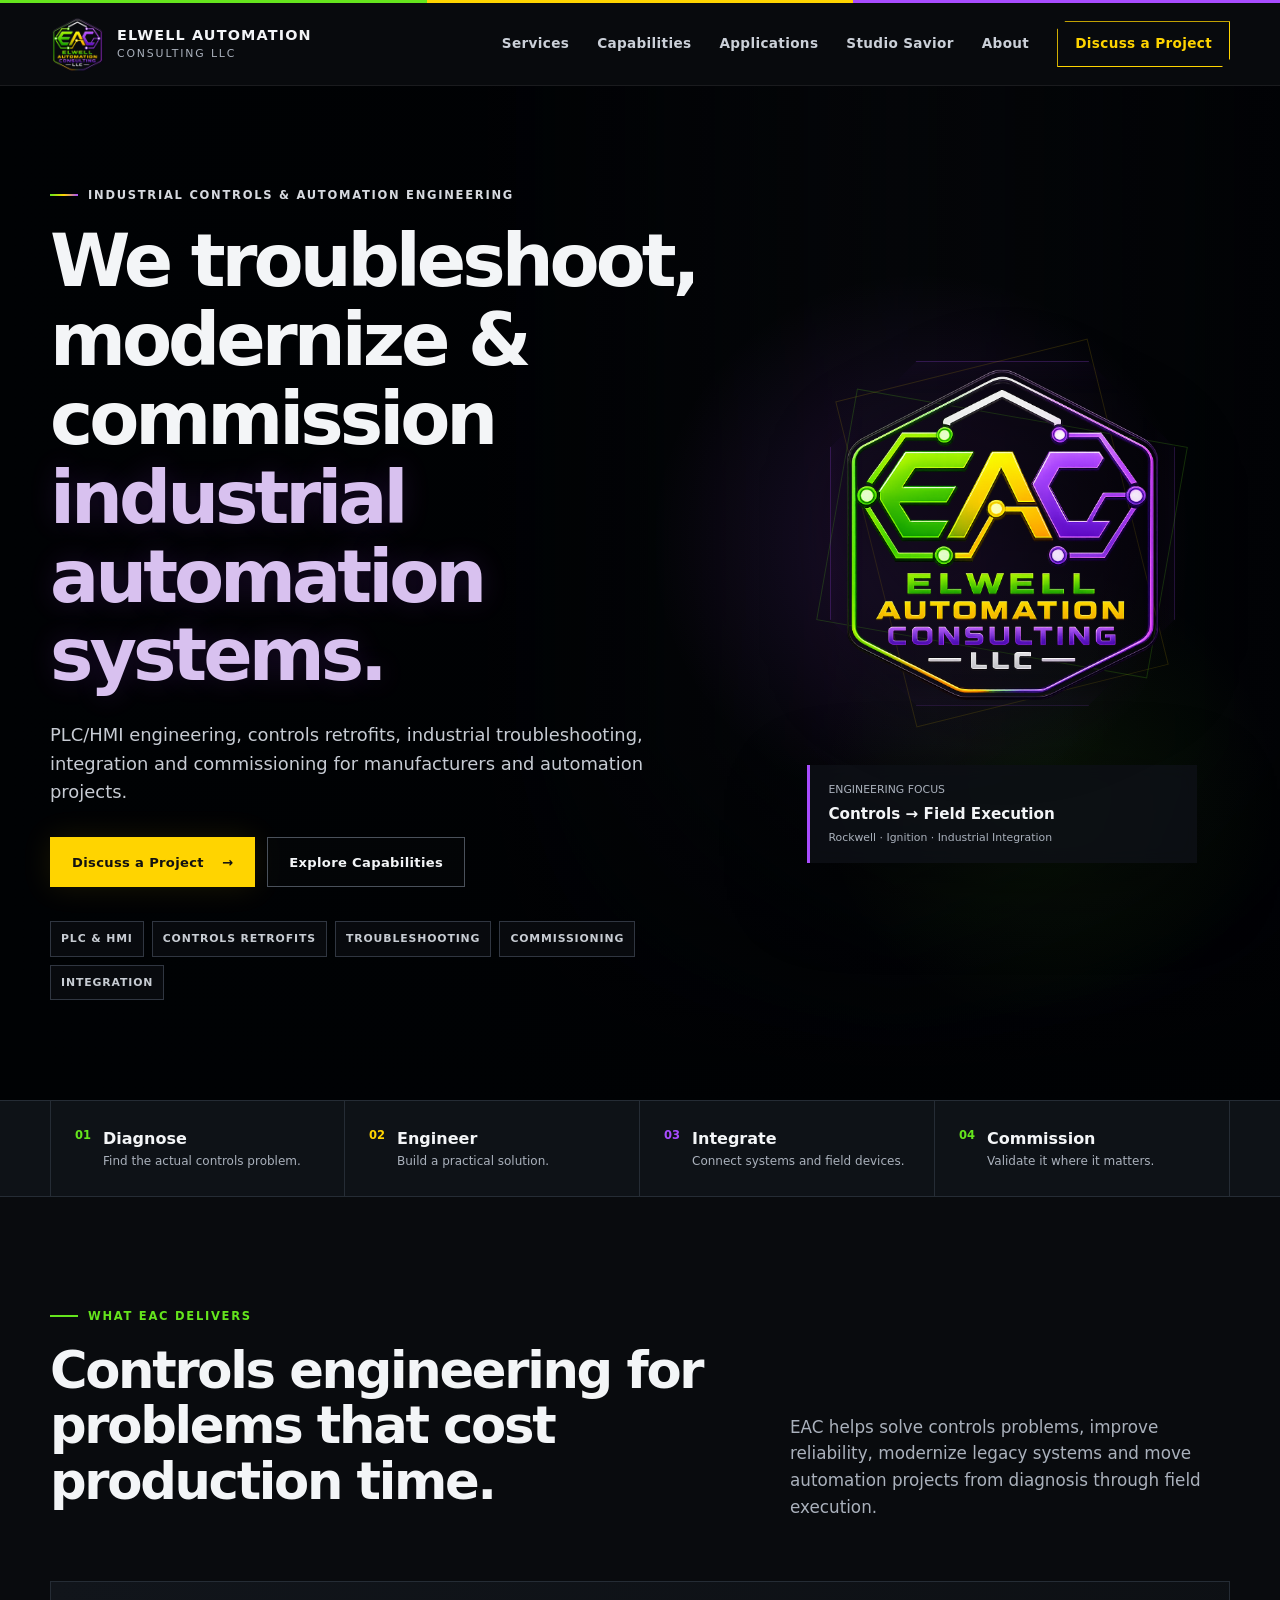
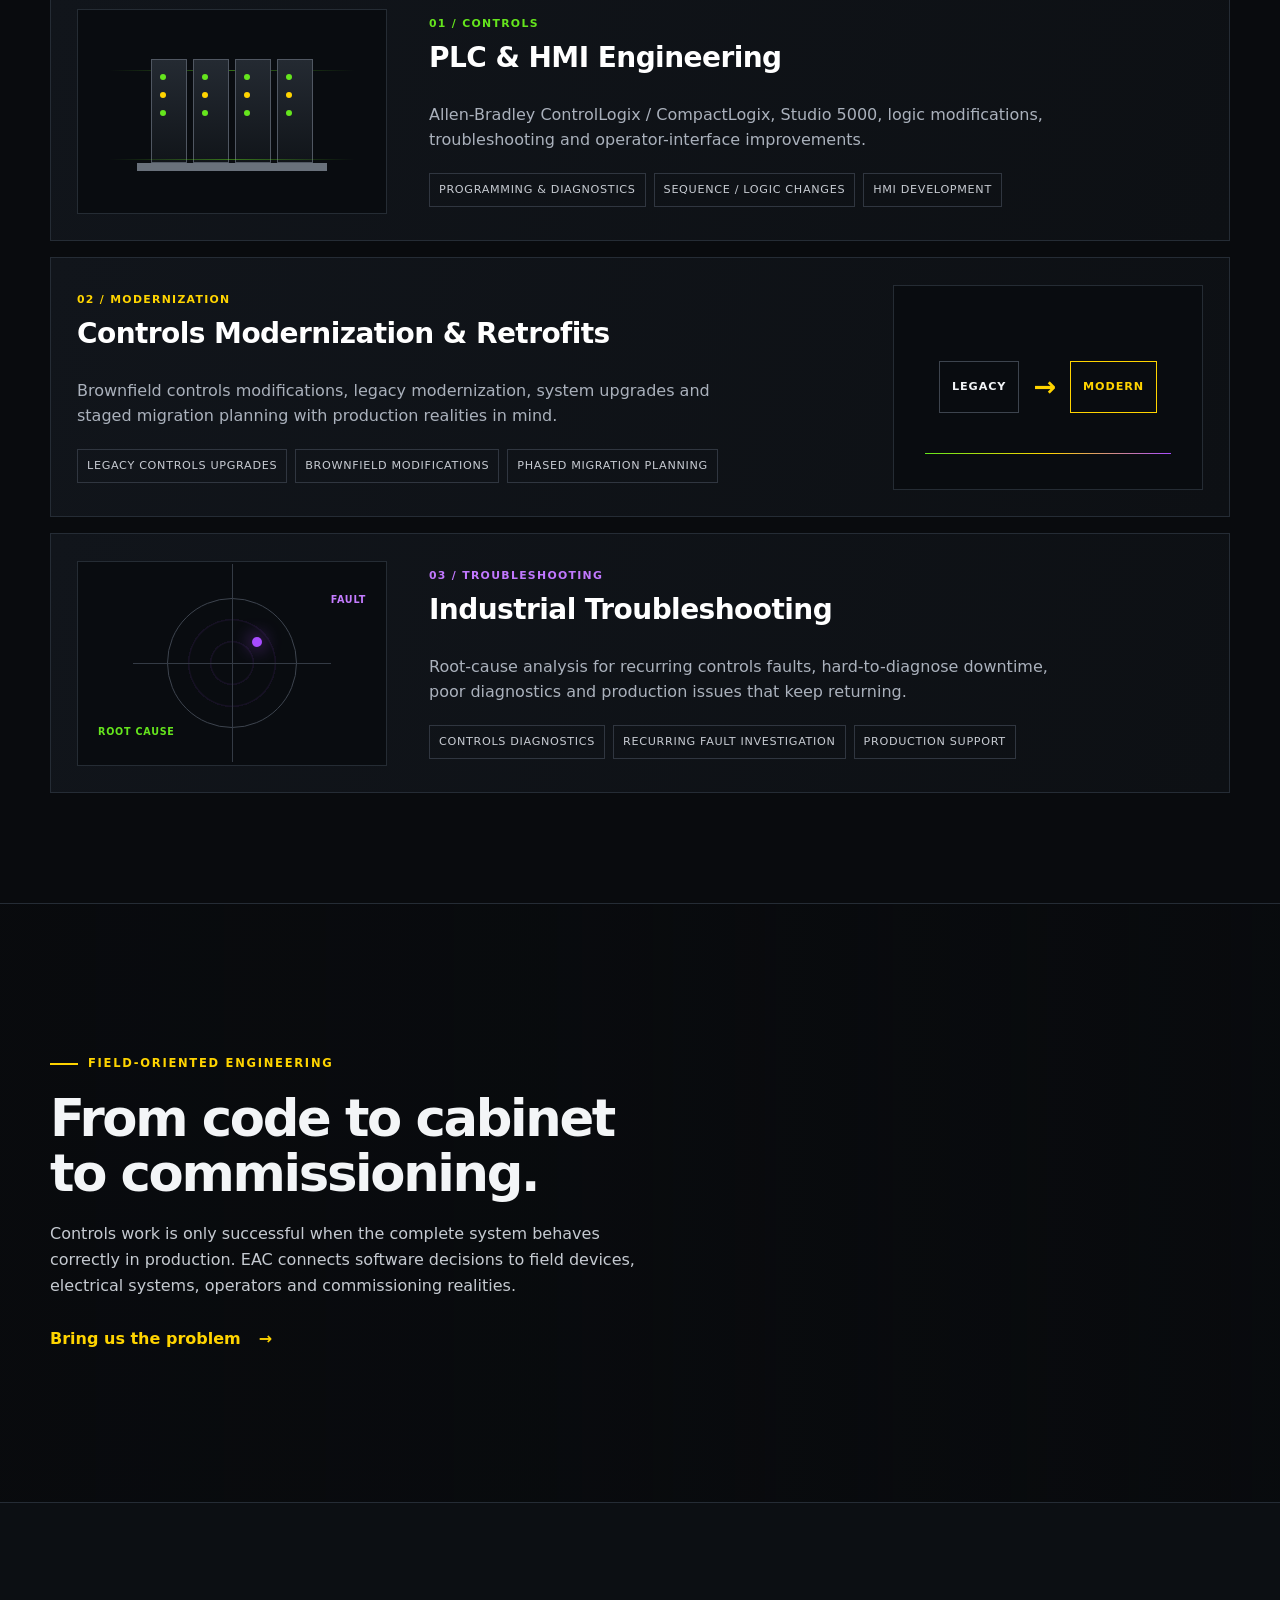
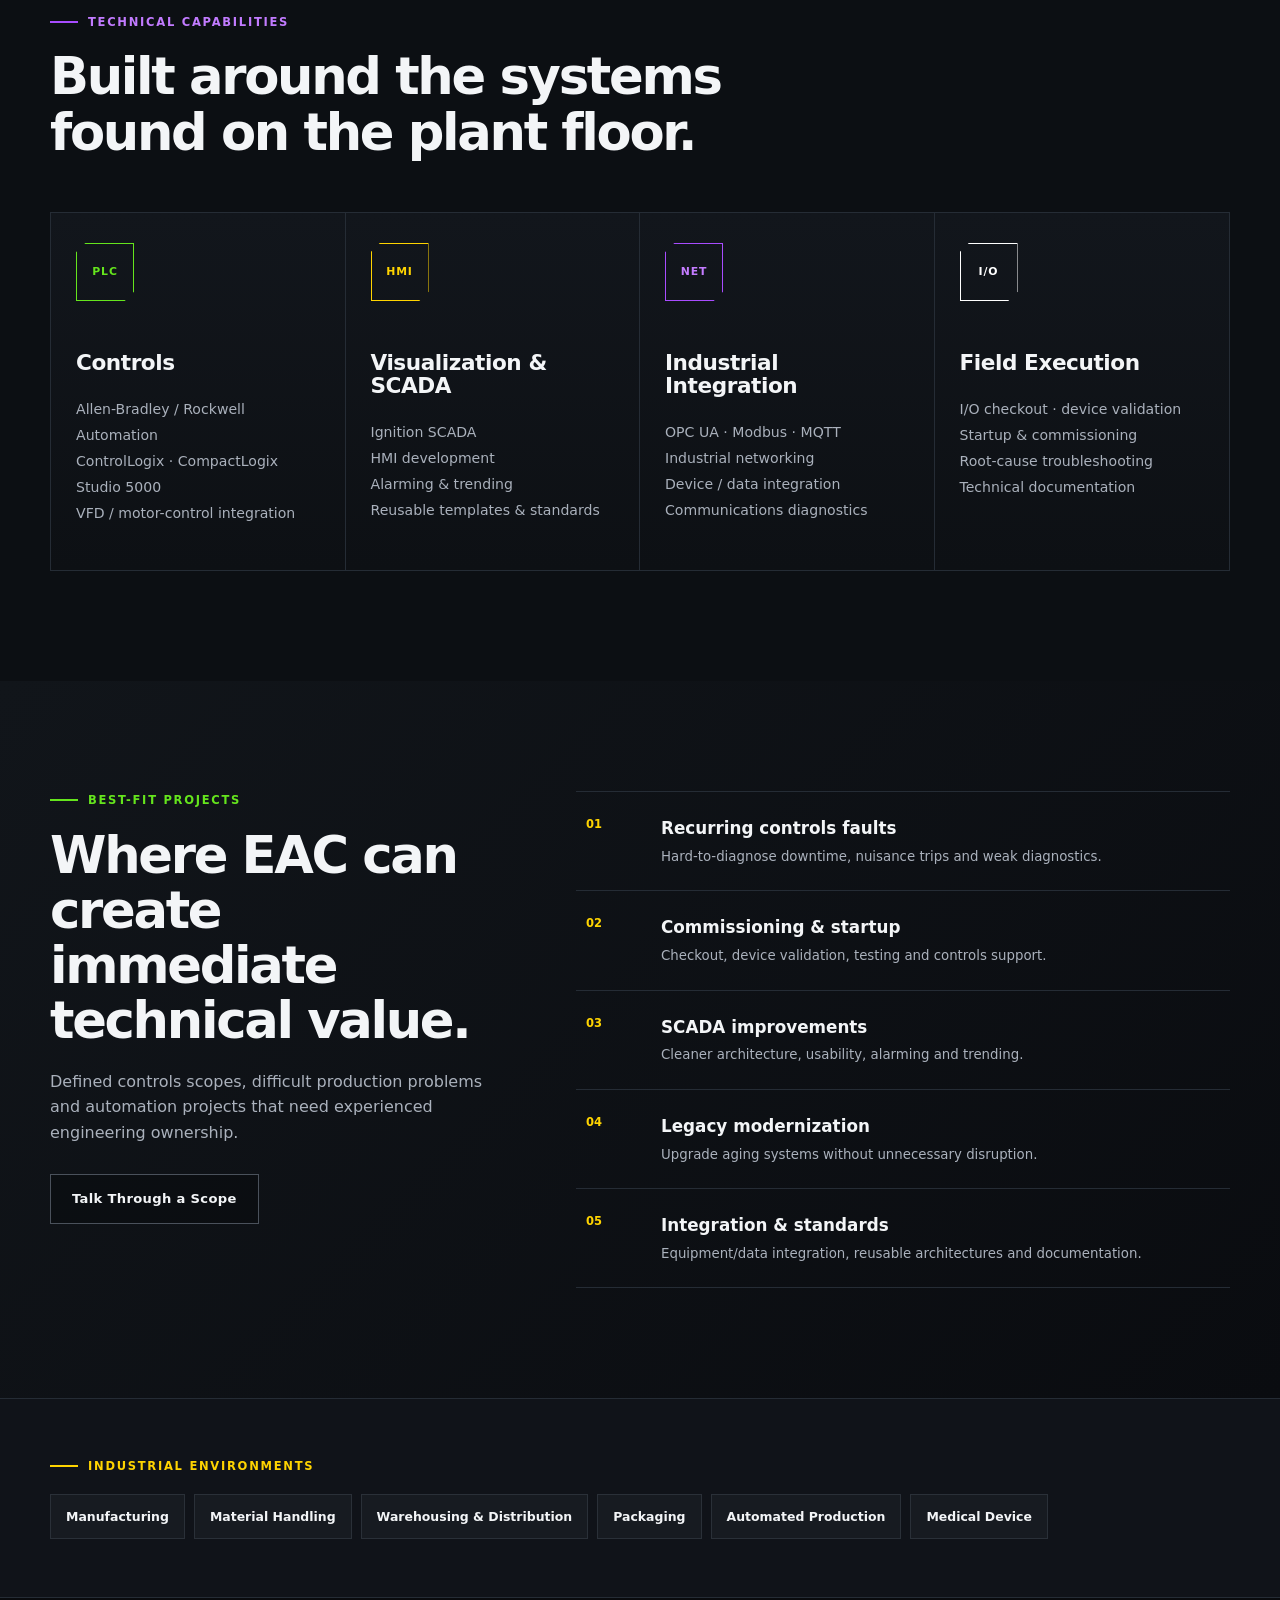
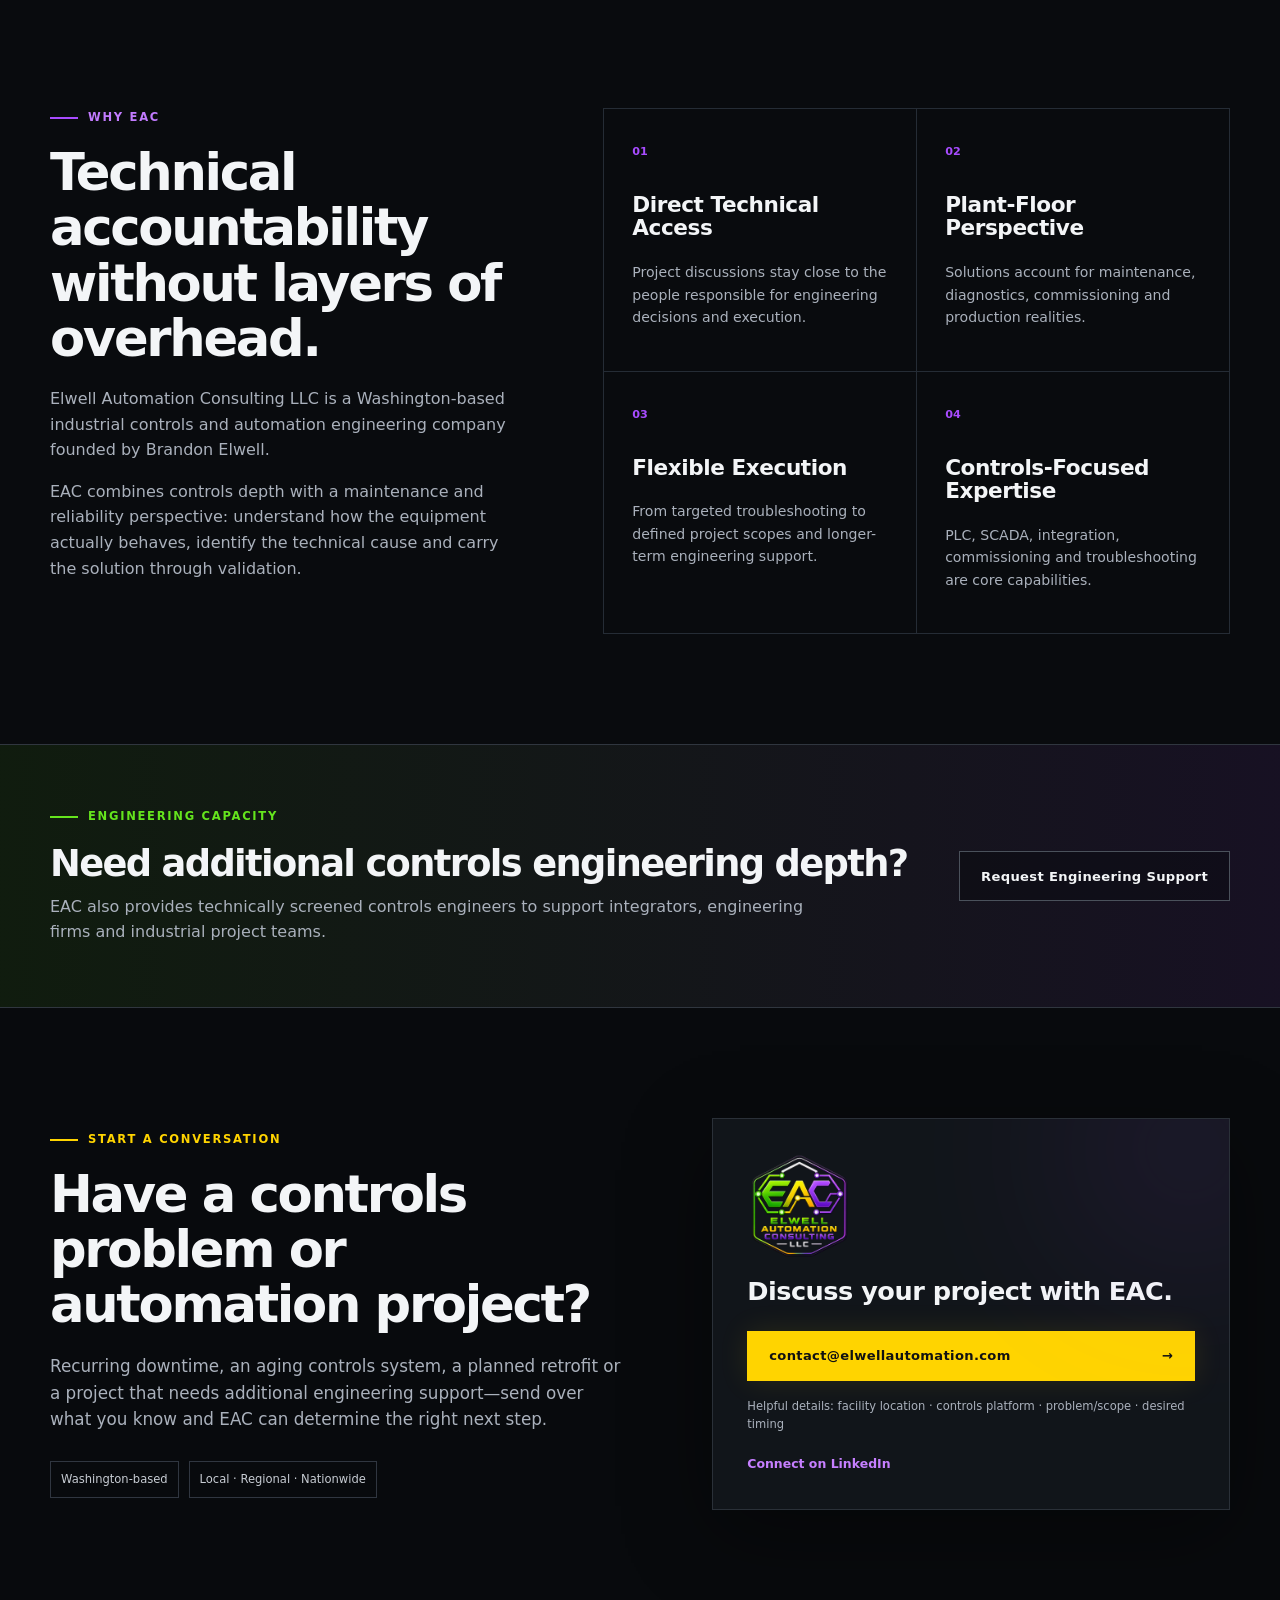
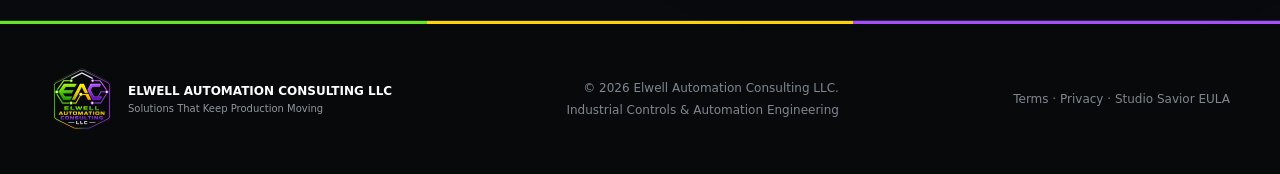
<file: index.html>
<!doctype html>
<html lang="en">
<head>
  <meta charset="utf-8" />
  <meta name="viewport" content="width=device-width, initial-scale=1" />
  <title>Elwell Automation Consulting LLC | Industrial Controls & Automation Engineering</title>
  <meta name="description" content="EAC provides PLC/HMI engineering, controls modernization, industrial troubleshooting, system integration and commissioning for manufacturers and industrial automation projects." />
  <meta name="theme-color" content="#090b0e" />
  <meta property="og:title" content="Elwell Automation Consulting LLC" />
  <meta property="og:description" content="Industrial controls and automation engineering that keeps production moving." />
  <meta property="og:type" content="website" />
  <meta property="og:url" content="https://elwellautomation.com/" />
  <link rel="canonical" href="https://elwellautomation.com/" />
  <link rel="icon" href="assets/eac-logo.png" type="image/png" />
  <link rel="stylesheet" href="styles.css" />
  <script defer src="script.js"></script>
  <script type="application/ld+json">
  {"@context":"https://schema.org","@type":"Organization","name":"Elwell Automation Consulting LLC","alternateName":"EAC","url":"https://elwellautomation.com/","email":"brandon@elwellautomation.com","founder":{"@type":"Person","name":"Brandon Elwell"},"description":"Industrial controls and automation engineering company providing PLC/HMI engineering, SCADA, troubleshooting, modernization, integration and commissioning support."}
  </script>
</head>
<body>
<a class="skip-link" href="#main">Skip to content</a>
<header class="site-header" data-header>
  <div class="brand-stripe" aria-hidden="true"><i></i><i></i><i></i></div>
  <div class="container nav-wrap">
    <a class="brand" href="#top" aria-label="Elwell Automation Consulting home">
      <img src="assets/eac-logo.png" alt="" />
      <span><strong>ELWELL AUTOMATION</strong><small>CONSULTING LLC</small></span>
    </a>
    <button class="nav-toggle" type="button" aria-expanded="false" aria-controls="site-nav" data-nav-toggle><span></span><span></span><span></span><span class="sr-only">Toggle navigation</span></button>
    <nav id="site-nav" class="site-nav" aria-label="Primary navigation" data-nav>
      <a href="#services">Services</a><a href="#capabilities">Capabilities</a><a href="#applications">Applications</a><a href="studio-savior/">Studio Savior</a><a href="#about">About</a><a class="nav-cta" href="#contact">Discuss a Project</a>
    </nav>
  </div>
</header>

<main id="main">
<section class="hero" id="top">
  <div class="hero-photo" aria-hidden="true"></div>
  <div class="hero-grid-overlay" aria-hidden="true"></div>
  <div class="container hero-layout">
    <div class="hero-copy reveal">
      <p class="eyebrow"><span></span>Industrial Controls &amp; Automation Engineering</p>
      <h1>We troubleshoot, modernize &amp; commission <em>industrial automation systems.</em></h1>
      <p class="hero-lede">PLC/HMI engineering, controls retrofits, industrial troubleshooting, integration and commissioning for manufacturers and automation projects.</p>
      <div class="hero-actions"><a class="button button-primary" href="#contact">Discuss a Project <b>→</b></a><a class="button button-ghost" href="#services">Explore Capabilities</a></div>
      <div class="hero-tags"><span>PLC &amp; HMI</span><span>Controls Retrofits</span><span>Troubleshooting</span><span>Commissioning</span><span>Integration</span></div>
    </div>
    <div class="hero-visual reveal">
      <div class="logo-stage"><div class="circuit circuit-a"></div><div class="circuit circuit-b"></div><img src="assets/eac-logo.png" alt="Elwell Automation Consulting LLC" /></div>
      <div class="tech-chip"><small>ENGINEERING FOCUS</small><strong>Controls → Field Execution</strong><span>Rockwell · Ignition · Industrial Integration</span></div>
    </div>
  </div>
</section>

<section class="signal-bar" aria-label="Primary services"><div class="container signal-grid"><div><b>01</b><span>Diagnose</span><small>Find the actual controls problem.</small></div><div><b>02</b><span>Engineer</span><small>Build a practical solution.</small></div><div><b>03</b><span>Integrate</span><small>Connect systems and field devices.</small></div><div><b>04</b><span>Commission</span><small>Validate it where it matters.</small></div></div></section>

<section class="section intro" id="services">
  <div class="container">
    <div class="section-heading split-heading reveal"><div><p class="eyebrow green"><span></span>What EAC Delivers</p><h2>Controls engineering for problems that cost production time.</h2></div><p>EAC helps solve controls problems, improve reliability, modernize legacy systems and move automation projects from diagnosis through field execution.</p></div>
    <div class="service-showcase">
      <article class="service-feature reveal"><div class="service-art plc-art"><span class="rack"></span><i></i><i></i><i></i><i></i></div><div><p class="service-num">01 / CONTROLS</p><h3>PLC &amp; HMI Engineering</h3><p>Allen-Bradley ControlLogix / CompactLogix, Studio 5000, logic modifications, troubleshooting and operator-interface improvements.</p><ul><li>Programming &amp; diagnostics</li><li>Sequence / logic changes</li><li>HMI development</li></ul></div></article>
      <article class="service-feature reveal"><div class="service-art retrofit-art"><span>LEGACY</span><b>→</b><span>MODERN</span><div class="trace"></div></div><div><p class="service-num yellow">02 / MODERNIZATION</p><h3>Controls Modernization &amp; Retrofits</h3><p>Brownfield controls modifications, legacy modernization, system upgrades and staged migration planning with production realities in mind.</p><ul><li>Legacy controls upgrades</li><li>Brownfield modifications</li><li>Phased migration planning</li></ul></div></article>
      <article class="service-feature reveal"><div class="service-art diagnostic-art"><div class="scope"><i></i></div><span>FAULT</span><span>ROOT CAUSE</span></div><div><p class="service-num purple">03 / TROUBLESHOOTING</p><h3>Industrial Troubleshooting</h3><p>Root-cause analysis for recurring controls faults, hard-to-diagnose downtime, poor diagnostics and production issues that keep returning.</p><ul><li>Controls diagnostics</li><li>Recurring fault investigation</li><li>Production support</li></ul></div></article>
    </div>
  </div>
</section>

<section class="photo-break">
  <div class="photo-break-image" role="img" aria-label="Industrial automation control panel with electronic modules and wiring"></div>
  <div class="container photo-break-content reveal"><p class="eyebrow yellow"><span></span>Field-Oriented Engineering</p><h2>From code to cabinet to commissioning.</h2><p>Controls work is only successful when the complete system behaves correctly in production. EAC connects software decisions to field devices, electrical systems, operators and commissioning realities.</p><a href="#contact" class="text-link">Bring us the problem <b>→</b></a></div>
</section>

<section class="section capabilities" id="capabilities">
  <div class="container">
    <div class="section-heading reveal"><p class="eyebrow purple"><span></span>Technical Capabilities</p><h2>Built around the systems found on the plant floor.</h2></div>
    <div class="capability-grid">
      <article class="cap-card reveal"><span class="cap-icon">PLC</span><h3>Controls</h3><p>Allen-Bradley / Rockwell Automation<br>ControlLogix · CompactLogix<br>Studio 5000<br>VFD / motor-control integration</p></article>
      <article class="cap-card reveal"><span class="cap-icon yellow-icon">HMI</span><h3>Visualization &amp; SCADA</h3><p>Ignition SCADA<br>HMI development<br>Alarming &amp; trending<br>Reusable templates &amp; standards</p></article>
      <article class="cap-card reveal"><span class="cap-icon purple-icon">NET</span><h3>Industrial Integration</h3><p>OPC UA · Modbus · MQTT<br>Industrial networking<br>Device / data integration<br>Communications diagnostics</p></article>
      <article class="cap-card reveal"><span class="cap-icon tri-icon">I/O</span><h3>Field Execution</h3><p>I/O checkout · device validation<br>Startup &amp; commissioning<br>Root-cause troubleshooting<br>Technical documentation</p></article>
    </div>
  </div>
</section>

<section class="section projects" id="applications">
  <div class="container project-layout">
    <div class="project-copy reveal"><p class="eyebrow green"><span></span>Best-Fit Projects</p><h2>Where EAC can create immediate technical value.</h2><p>Defined controls scopes, difficult production problems and automation projects that need experienced engineering ownership.</p><a class="button button-secondary" href="#contact">Talk Through a Scope</a></div>
    <div class="project-list reveal"><div><b>01</b><span><strong>Recurring controls faults</strong><small>Hard-to-diagnose downtime, nuisance trips and weak diagnostics.</small></span></div><div><b>02</b><span><strong>Commissioning &amp; startup</strong><small>Checkout, device validation, testing and controls support.</small></span></div><div><b>03</b><span><strong>SCADA improvements</strong><small>Cleaner architecture, usability, alarming and trending.</small></span></div><div><b>04</b><span><strong>Legacy modernization</strong><small>Upgrade aging systems without unnecessary disruption.</small></span></div><div><b>05</b><span><strong>Integration &amp; standards</strong><small>Equipment/data integration, reusable architectures and documentation.</small></span></div></div>
  </div>
</section>

<section class="industries"><div class="container"><p class="eyebrow yellow reveal"><span></span>Industrial Environments</p><div class="industry-track reveal"><span>Manufacturing</span><span>Material Handling</span><span>Warehousing &amp; Distribution</span><span>Packaging</span><span>Automated Production</span><span>Medical Device</span></div></div></section>

<section class="section why" id="about"><div class="container why-grid"><div class="why-copy reveal"><p class="eyebrow purple"><span></span>Why EAC</p><h2>Technical accountability without layers of overhead.</h2><p>Elwell Automation Consulting LLC is a Washington-based industrial controls and automation engineering company founded by Brandon Elwell.</p><p>EAC combines controls depth with a maintenance and reliability perspective: understand how the equipment actually behaves, identify the technical cause and carry the solution through validation.</p></div><div class="why-points"><article class="reveal"><b>01</b><h3>Direct Technical Access</h3><p>Project discussions stay close to the people responsible for engineering decisions and execution.</p></article><article class="reveal"><b>02</b><h3>Plant-Floor Perspective</h3><p>Solutions account for maintenance, diagnostics, commissioning and production realities.</p></article><article class="reveal"><b>03</b><h3>Flexible Execution</h3><p>From targeted troubleshooting to defined project scopes and longer-term engineering support.</p></article><article class="reveal"><b>04</b><h3>Controls-Focused Expertise</h3><p>PLC, SCADA, integration, commissioning and troubleshooting are core capabilities.</p></article></div></div></section>

<section class="engineering-support"><div class="container support-grid reveal"><div><p class="eyebrow green"><span></span>Engineering Capacity</p><h2>Need additional controls engineering depth?</h2><p>EAC also provides technically screened controls engineers to support integrators, engineering firms and industrial project teams.</p></div><a class="button button-ghost" href="#contact">Request Engineering Support</a></div></section>

<section class="section contact-section" id="contact"><div class="container contact-grid"><div class="contact-copy reveal"><p class="eyebrow yellow"><span></span>Start a Conversation</p><h2>Have a controls problem or automation project?</h2><p>Recurring downtime, an aging controls system, a planned retrofit or a project that needs additional engineering support—send over what you know and EAC can determine the right next step.</p><div class="contact-meta"><span>Washington-based</span><span>Local · Regional · Nationwide</span></div></div><div class="contact-panel reveal"><img src="assets/eac-logo.png" alt="" /><h3>Discuss your project with EAC.</h3><a class="button button-primary button-wide" href="mailto:contact@elwellautomation.com?subject=Automation%20Project%20Inquiry">contact@elwellautomation.com <b>→</b></a><p>Helpful details: facility location · controls platform · problem/scope · desired timing</p><a class="linkedin" href="https://www.linkedin.com/in/brandonelwell" rel="noopener" target="_blank">Connect on LinkedIn</a></div></div></section>
</main>
<footer class="site-footer"><div class="brand-stripe" aria-hidden="true"><i></i><i></i><i></i></div><div class="container footer-wrap"><div class="footer-brand"><img src="assets/eac-logo.png" alt="" /><span><strong>ELWELL AUTOMATION CONSULTING LLC</strong><small>Solutions That Keep Production Moving</small></span></div><div><p>© <span data-year></span> Elwell Automation Consulting LLC.</p><p>Industrial Controls &amp; Automation Engineering</p></div><div><p><a href="studio-savior/terms/">Terms</a> · <a href="studio-savior/privacy/">Privacy</a> · <a href="studio-savior/eula/">Studio Savior EULA</a></p></div></div></footer>
</body></html>
</file>
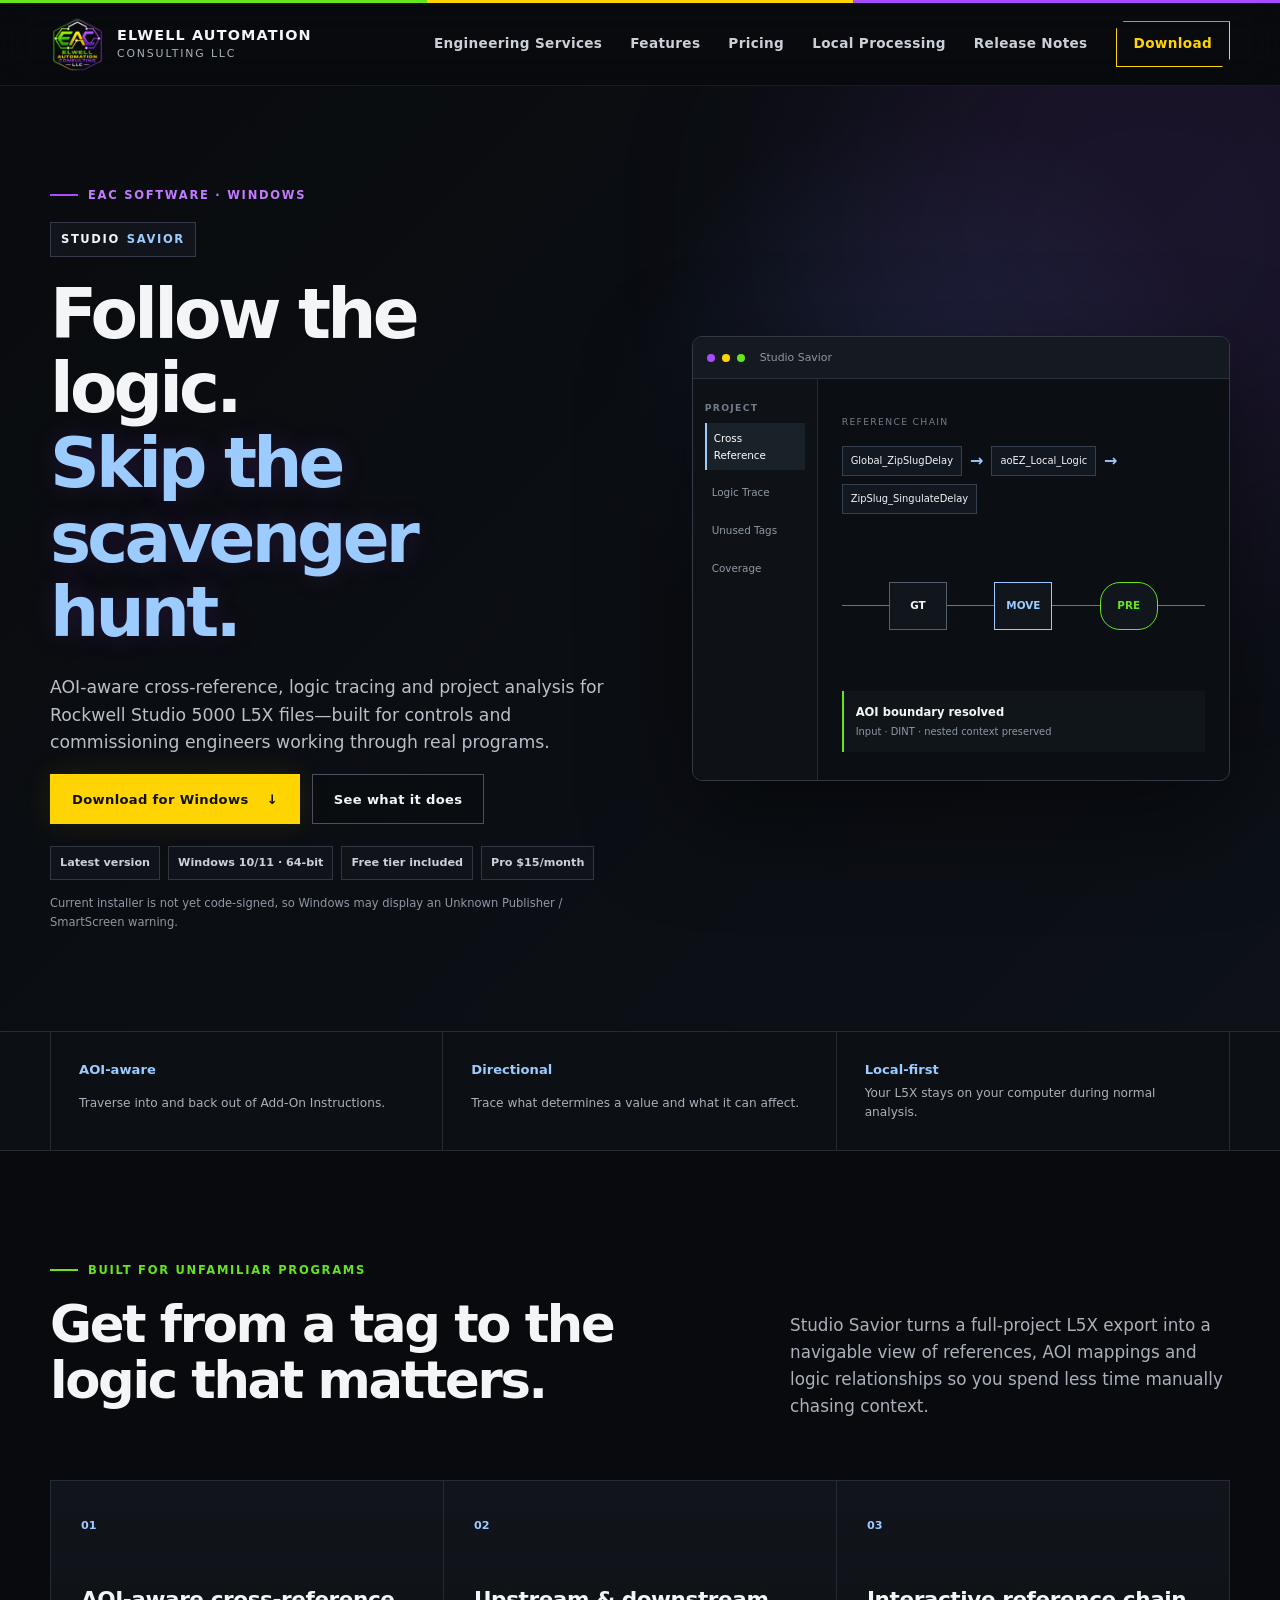
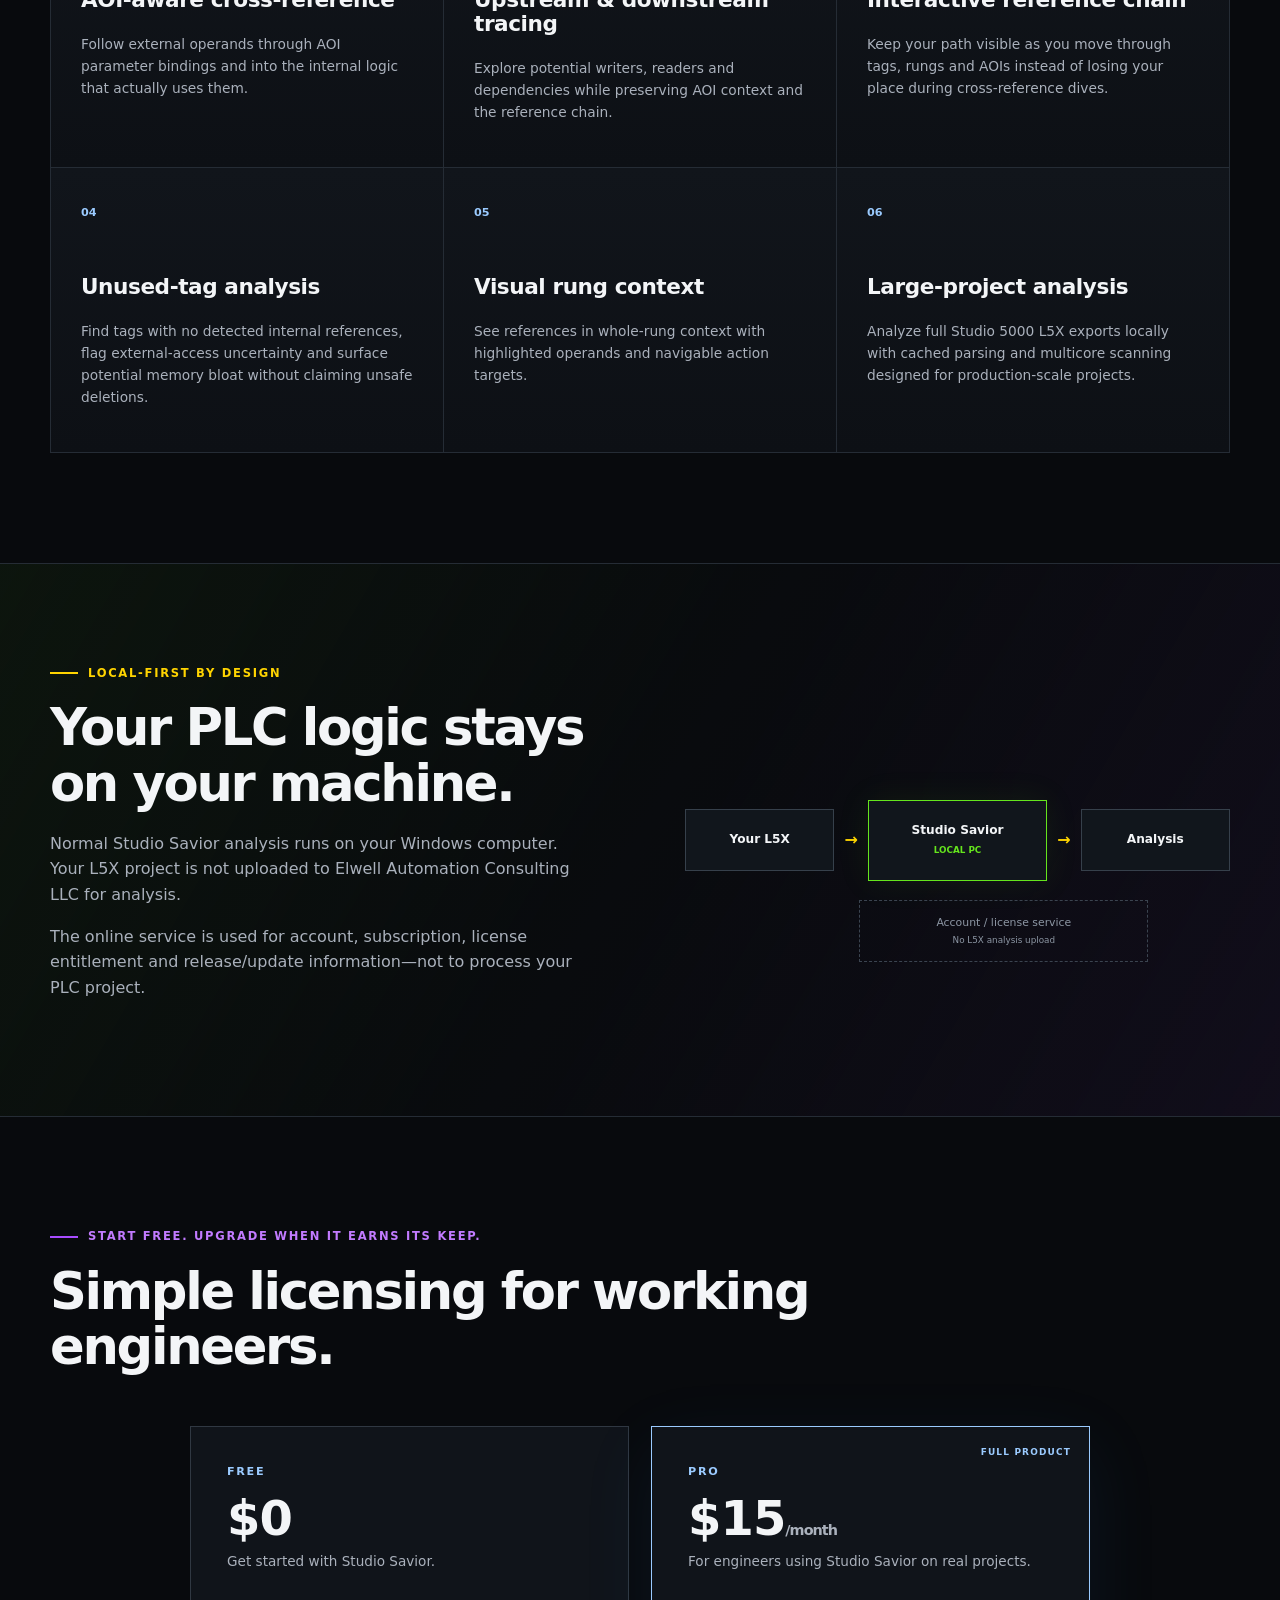
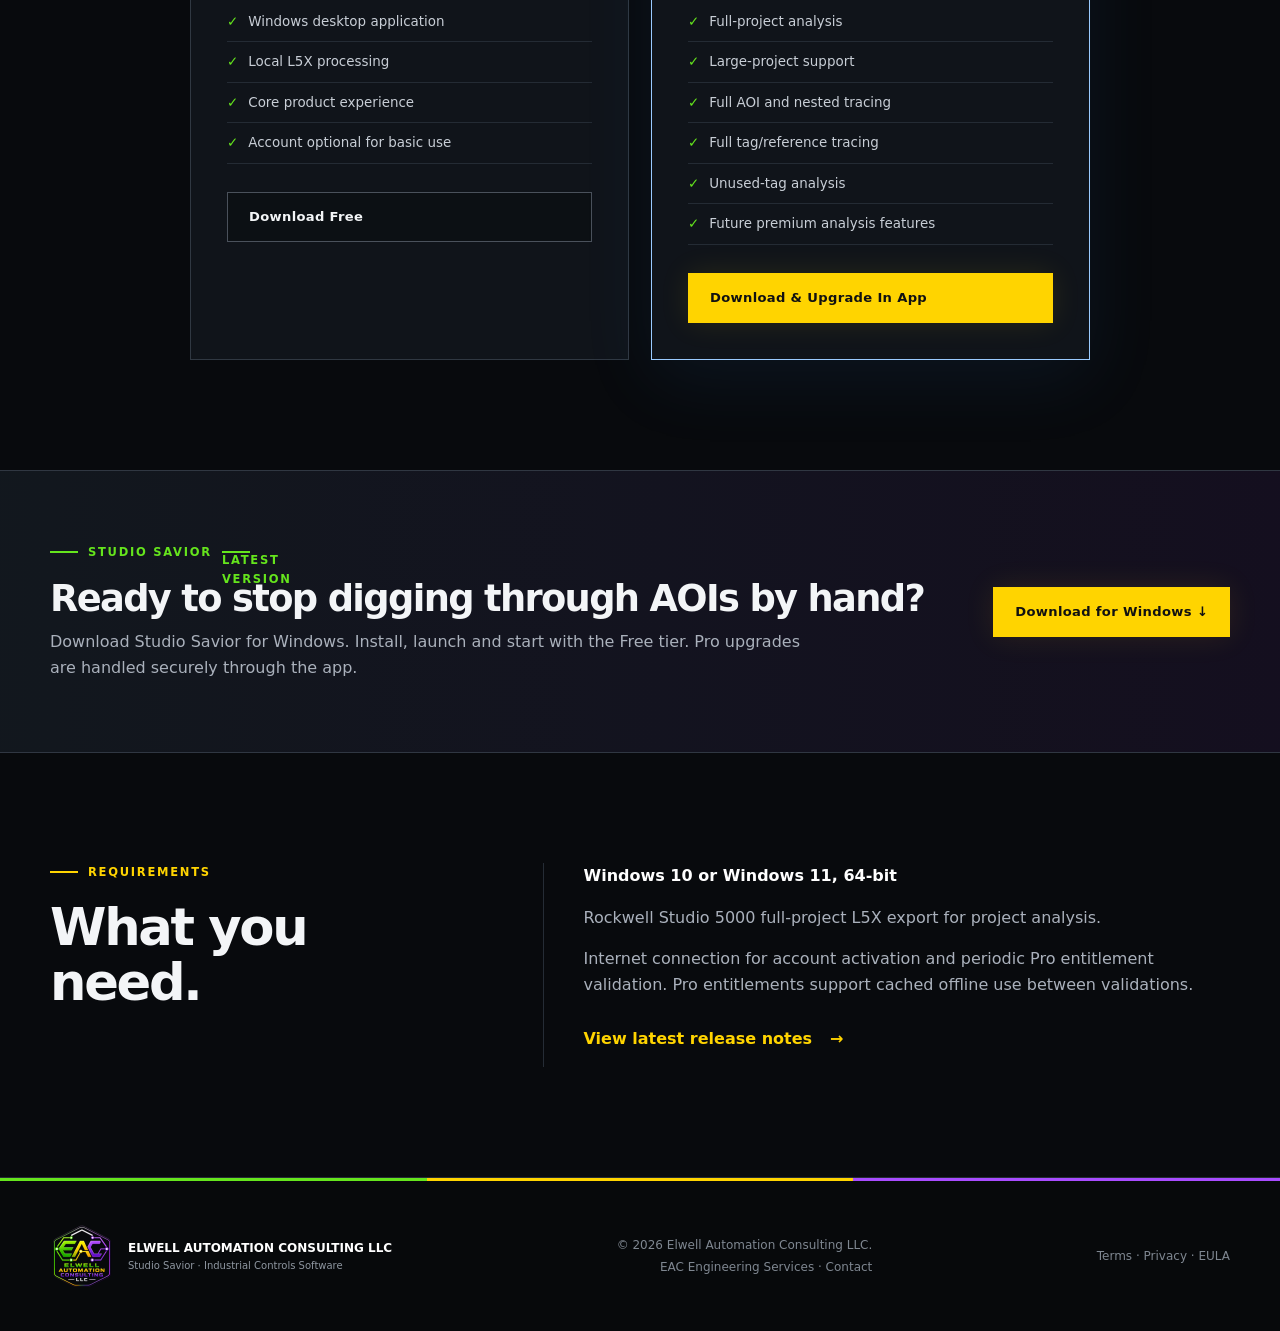
<file: studio-savior/index.html>
<!doctype html>
<html lang="en">
<head>
  <meta charset="utf-8" />
  <meta name="viewport" content="width=device-width, initial-scale=1" />
  <title>Studio Savior | Rockwell Studio 5000 L5X Analysis</title>
  <meta name="description" content="Studio Savior is a local-first Windows tool for AOI-aware cross-reference, logic tracing, reference chains and unused-tag analysis in Rockwell Studio 5000 L5X projects." />
  <meta name="theme-color" content="#090b0e" />
  <meta property="og:title" content="Studio Savior | Elwell Automation Consulting LLC" />
  <meta property="og:description" content="Follow the logic. Skip the scavenger hunt. Analyze Studio 5000 L5X projects locally on your Windows PC." />
  <meta property="og:type" content="website" />
  <meta property="og:url" content="https://elwellautomation.com/studio-savior/" />
  <link rel="canonical" href="https://elwellautomation.com/studio-savior/" />
  <link rel="icon" href="../assets/eac-logo.png" type="image/png" />
  <link rel="stylesheet" href="../styles.css" />
  <link rel="stylesheet" href="studio-savior.css" />
  <script defer src="../script.js"></script>
</head>
<body class="ss-page">
<a class="skip-link" href="#main">Skip to content</a>
<header class="site-header" data-header>
  <div class="brand-stripe" aria-hidden="true"><i></i><i></i><i></i></div>
  <div class="container nav-wrap">
    <a class="brand" href="../" aria-label="Elwell Automation Consulting home"><img src="../assets/eac-logo.png" alt="" /><span><strong>ELWELL AUTOMATION</strong><small>CONSULTING LLC</small></span></a>
    <button class="nav-toggle" type="button" aria-expanded="false" aria-controls="site-nav" data-nav-toggle><span></span><span></span><span></span><span class="sr-only">Toggle navigation</span></button>
    <nav id="site-nav" class="site-nav" aria-label="Primary navigation" data-nav>
      <a href="../">Engineering Services</a><a href="#features">Features</a><a href="#pricing">Pricing</a><a href="#privacy">Local Processing</a><a href="https://github.com/Lonedebater7/Studio-Savior-Releases/releases/latest" target="_blank" rel="noopener">Release Notes</a><a class="nav-cta" href="https://api.studio.elwellautomation.com/v1/releases/windows/download">Download</a>
    </nav>
  </div>
</header>
<main id="main">
  <section class="ss-hero">
    <div class="ss-glow" aria-hidden="true"></div>
    <div class="container ss-hero-grid">
      <div class="reveal">
        <p class="eyebrow purple"><span></span>EAC Software · Windows</p>
        <div class="ss-badge">STUDIO <b>SAVIOR</b></div>
        <h1>Follow the logic.<br><em>Skip the scavenger hunt.</em></h1>
        <p class="ss-lede">AOI-aware cross-reference, logic tracing and project analysis for Rockwell Studio 5000 L5X files—built for controls and commissioning engineers working through real programs.</p>
        <div class="hero-actions"><a class="button button-primary ss-download" href="https://api.studio.elwellautomation.com/v1/releases/windows/download">Download for Windows <b>↓</b></a><a class="button button-ghost" href="#features">See what it does</a></div>
        <div class="ss-meta"><span data-studio-savior-version>Latest version</span><span>Windows 10/11 · 64-bit</span><span>Free tier included</span><span>Pro $15/month</span></div>
        <p class="ss-warning">Current installer is not yet code-signed, so Windows may display an Unknown Publisher / SmartScreen warning.</p>
      </div>
      <div class="ss-app-shell reveal" aria-label="Illustration of Studio Savior logic tracing">
        <div class="ss-windowbar"><i></i><i></i><i></i><span>Studio Savior</span></div>
        <div class="ss-app-body">
          <div class="ss-sidebar"><b>PROJECT</b><span class="active">Cross Reference</span><span>Logic Trace</span><span>Unused Tags</span><span>Coverage</span></div>
          <div class="ss-workspace"><small>REFERENCE CHAIN</small><div class="ss-chain"><span>Global_ZipSlugDelay</span><b>→</b><span>aoEZ_Local_Logic</span><b>→</b><span>ZipSlug_SingulateDelay</span></div><div class="ss-rung"><span class="contact">GT</span><i></i><span class="block">MOVE</span><i></i><span class="coil">PRE</span></div><div class="ss-result"><b>AOI boundary resolved</b><span>Input · DINT · nested context preserved</span></div></div>
        </div>
      </div>
    </div>
  </section>

  <section class="ss-proof"><div class="container ss-proof-grid"><div><b>AOI-aware</b><span>Traverse into and back out of Add-On Instructions.</span></div><div><b>Directional</b><span>Trace what determines a value and what it can affect.</span></div><div><b>Local-first</b><span>Your L5X stays on your computer during normal analysis.</span></div></div></section>

  <section class="section" id="features"><div class="container"><div class="section-heading split-heading reveal"><div><p class="eyebrow green"><span></span>Built for unfamiliar programs</p><h2>Get from a tag to the logic that matters.</h2></div><p>Studio Savior turns a full-project L5X export into a navigable view of references, AOI mappings and logic relationships so you spend less time manually chasing context.</p></div><div class="ss-feature-grid">
    <article class="ss-feature reveal"><b>01</b><h3>AOI-aware cross-reference</h3><p>Follow external operands through AOI parameter bindings and into the internal logic that actually uses them.</p></article>
    <article class="ss-feature reveal"><b>02</b><h3>Upstream &amp; downstream tracing</h3><p>Explore potential writers, readers and dependencies while preserving AOI context and the reference chain.</p></article>
    <article class="ss-feature reveal"><b>03</b><h3>Interactive reference chain</h3><p>Keep your path visible as you move through tags, rungs and AOIs instead of losing your place during cross-reference dives.</p></article>
    <article class="ss-feature reveal"><b>04</b><h3>Unused-tag analysis</h3><p>Find tags with no detected internal references, flag external-access uncertainty and surface potential memory bloat without claiming unsafe deletions.</p></article>
    <article class="ss-feature reveal"><b>05</b><h3>Visual rung context</h3><p>See references in whole-rung context with highlighted operands and navigable action targets.</p></article>
    <article class="ss-feature reveal"><b>06</b><h3>Large-project analysis</h3><p>Analyze full Studio 5000 L5X exports locally with cached parsing and multicore scanning designed for production-scale projects.</p></article>
  </div></div></section>

  <section class="ss-local" id="privacy"><div class="container ss-local-grid"><div class="reveal"><p class="eyebrow yellow"><span></span>Local-first by design</p><h2>Your PLC logic stays on your machine.</h2><p>Normal Studio Savior analysis runs on your Windows computer. Your L5X project is not uploaded to Elwell Automation Consulting LLC for analysis.</p><p>The online service is used for account, subscription, license entitlement and release/update information—not to process your PLC project.</p></div><div class="ss-flow reveal"><span>Your L5X</span><b>→</b><span class="local-box">Studio Savior<br><small>LOCAL PC</small></span><b>→</b><span>Analysis</span><div class="ss-cloud">Account / license service<br><small>No L5X analysis upload</small></div></div></div></section>

  <section class="section ss-pricing" id="pricing"><div class="container"><div class="section-heading reveal"><p class="eyebrow purple"><span></span>Start free. Upgrade when it earns its keep.</p><h2>Simple licensing for working engineers.</h2></div><div class="ss-price-grid"><article class="ss-price reveal"><p>FREE</p><h3>$0</h3><span>Get started with Studio Savior.</span><ul><li>Windows desktop application</li><li>Local L5X processing</li><li>Core product experience</li><li>Account optional for basic use</li></ul><a class="button button-ghost button-wide" href="https://api.studio.elwellautomation.com/v1/releases/windows/download">Download Free</a></article><article class="ss-price featured reveal"><div class="ss-popular">FULL PRODUCT</div><p>PRO</p><h3>$15<small>/month</small></h3><span>For engineers using Studio Savior on real projects.</span><ul><li>Full-project analysis</li><li>Large-project support</li><li>Full AOI and nested tracing</li><li>Full tag/reference tracing</li><li>Unused-tag analysis</li><li>Future premium analysis features</li></ul><a class="button button-primary button-wide" href="https://api.studio.elwellautomation.com/v1/releases/windows/download">Download &amp; Upgrade In App</a></article></div></div></section>

  <section class="ss-download-band"><div class="container support-grid reveal"><div><p class="eyebrow green"><span></span>Studio Savior <span data-studio-savior-version>Latest version</span></p><h2>Ready to stop digging through AOIs by hand?</h2><p>Download Studio Savior for Windows. Install, launch and start with the Free tier. Pro upgrades are handled securely through the app.</p></div><a class="button button-primary" href="https://api.studio.elwellautomation.com/v1/releases/windows/download">Download for Windows ↓</a></div></section>

  <section class="section ss-requirements"><div class="container ss-require-grid"><div><p class="eyebrow yellow"><span></span>Requirements</p><h2>What you need.</h2></div><div><p><strong>Windows 10 or Windows 11, 64-bit</strong></p><p>Rockwell Studio 5000 full-project L5X export for project analysis.</p><p>Internet connection for account activation and periodic Pro entitlement validation. Pro entitlements support cached offline use between validations.</p><p><a class="text-link" href="https://github.com/Lonedebater7/Studio-Savior-Releases/releases/latest" target="_blank" rel="noopener">View latest release notes <b>→</b></a></p></div></div></section>
</main>
<footer class="site-footer"><div class="brand-stripe" aria-hidden="true"><i></i><i></i><i></i></div><div class="container footer-wrap"><div class="footer-brand"><img src="../assets/eac-logo.png" alt="" /><span><strong>ELWELL AUTOMATION CONSULTING LLC</strong><small>Studio Savior · Industrial Controls Software</small></span></div><div><p>© <span data-year></span> Elwell Automation Consulting LLC.</p><p><a href="../">EAC Engineering Services</a> · <a href="mailto:contact@elwellautomation.com">Contact</a></p></div><div><p><a href="terms/">Terms</a> · <a href="privacy/">Privacy</a> · <a href="eula/">EULA</a></p></div></div></footer>
</body></html>
</file>
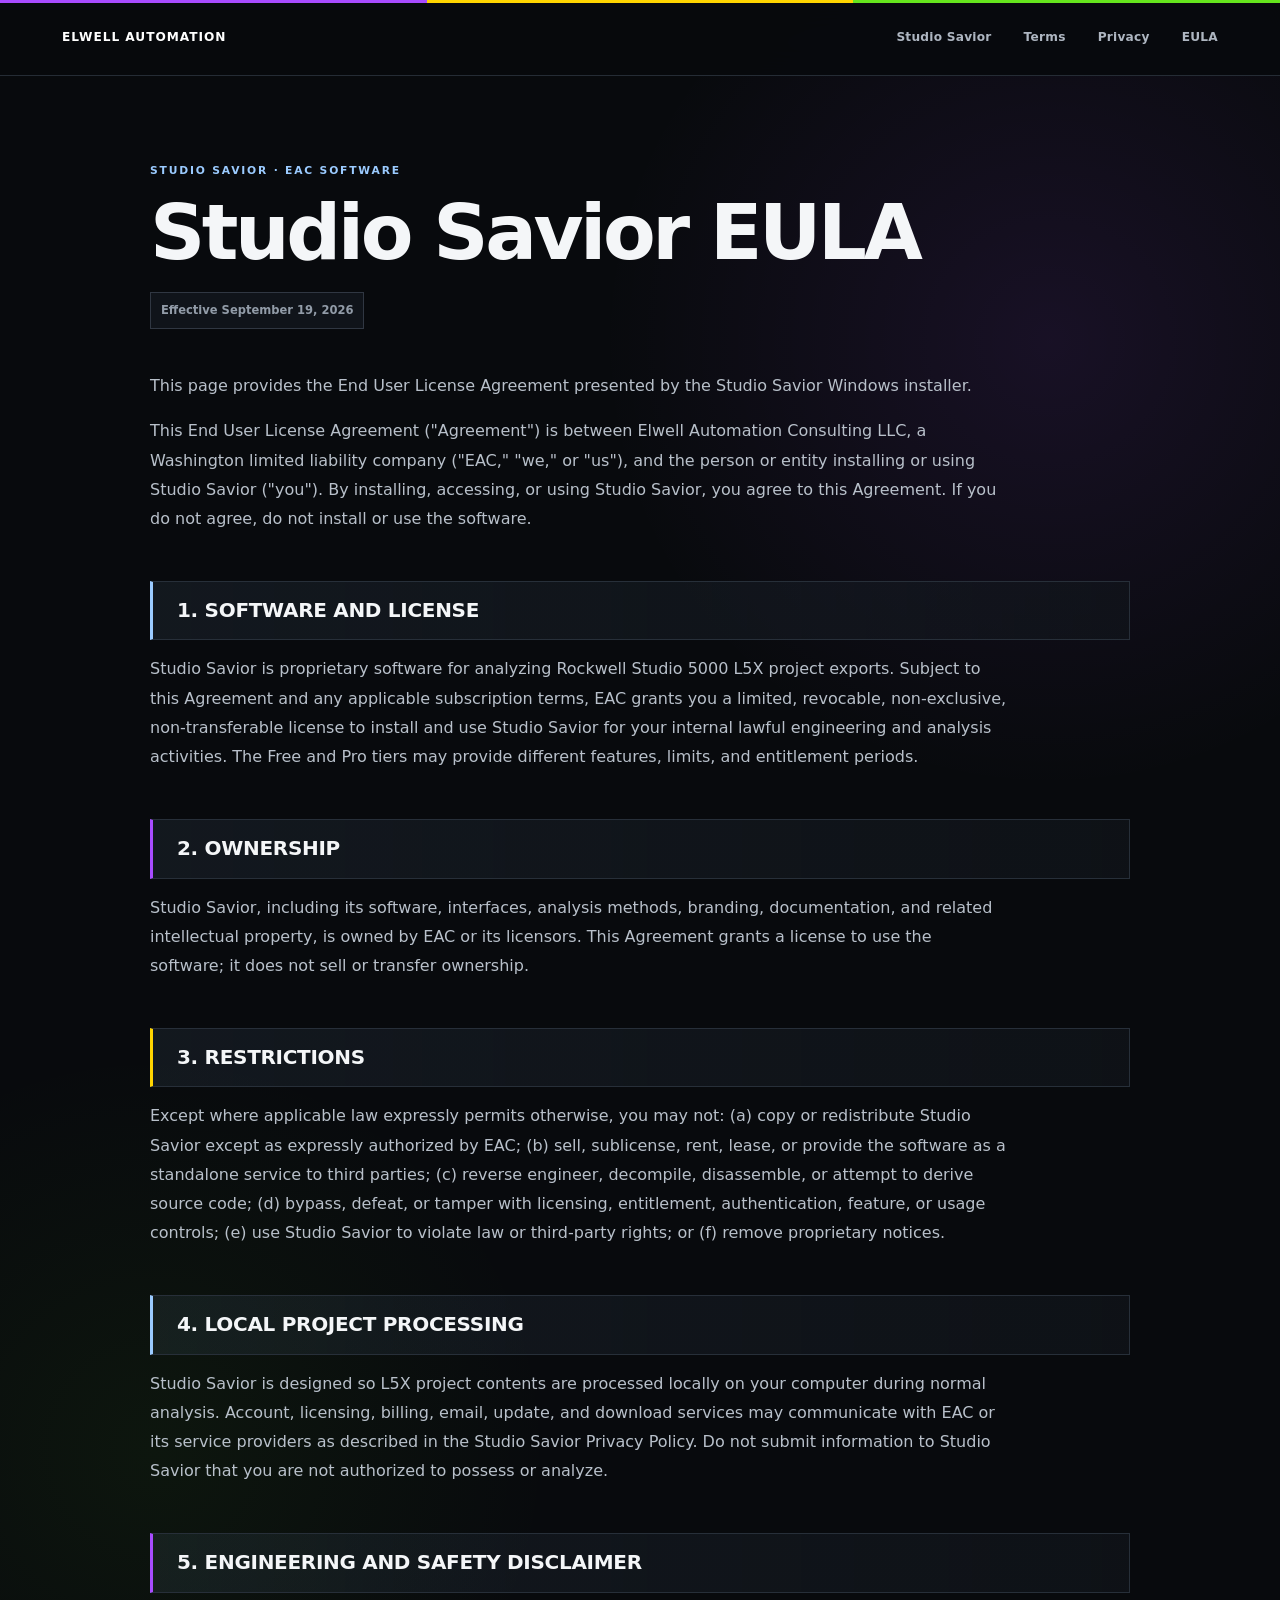
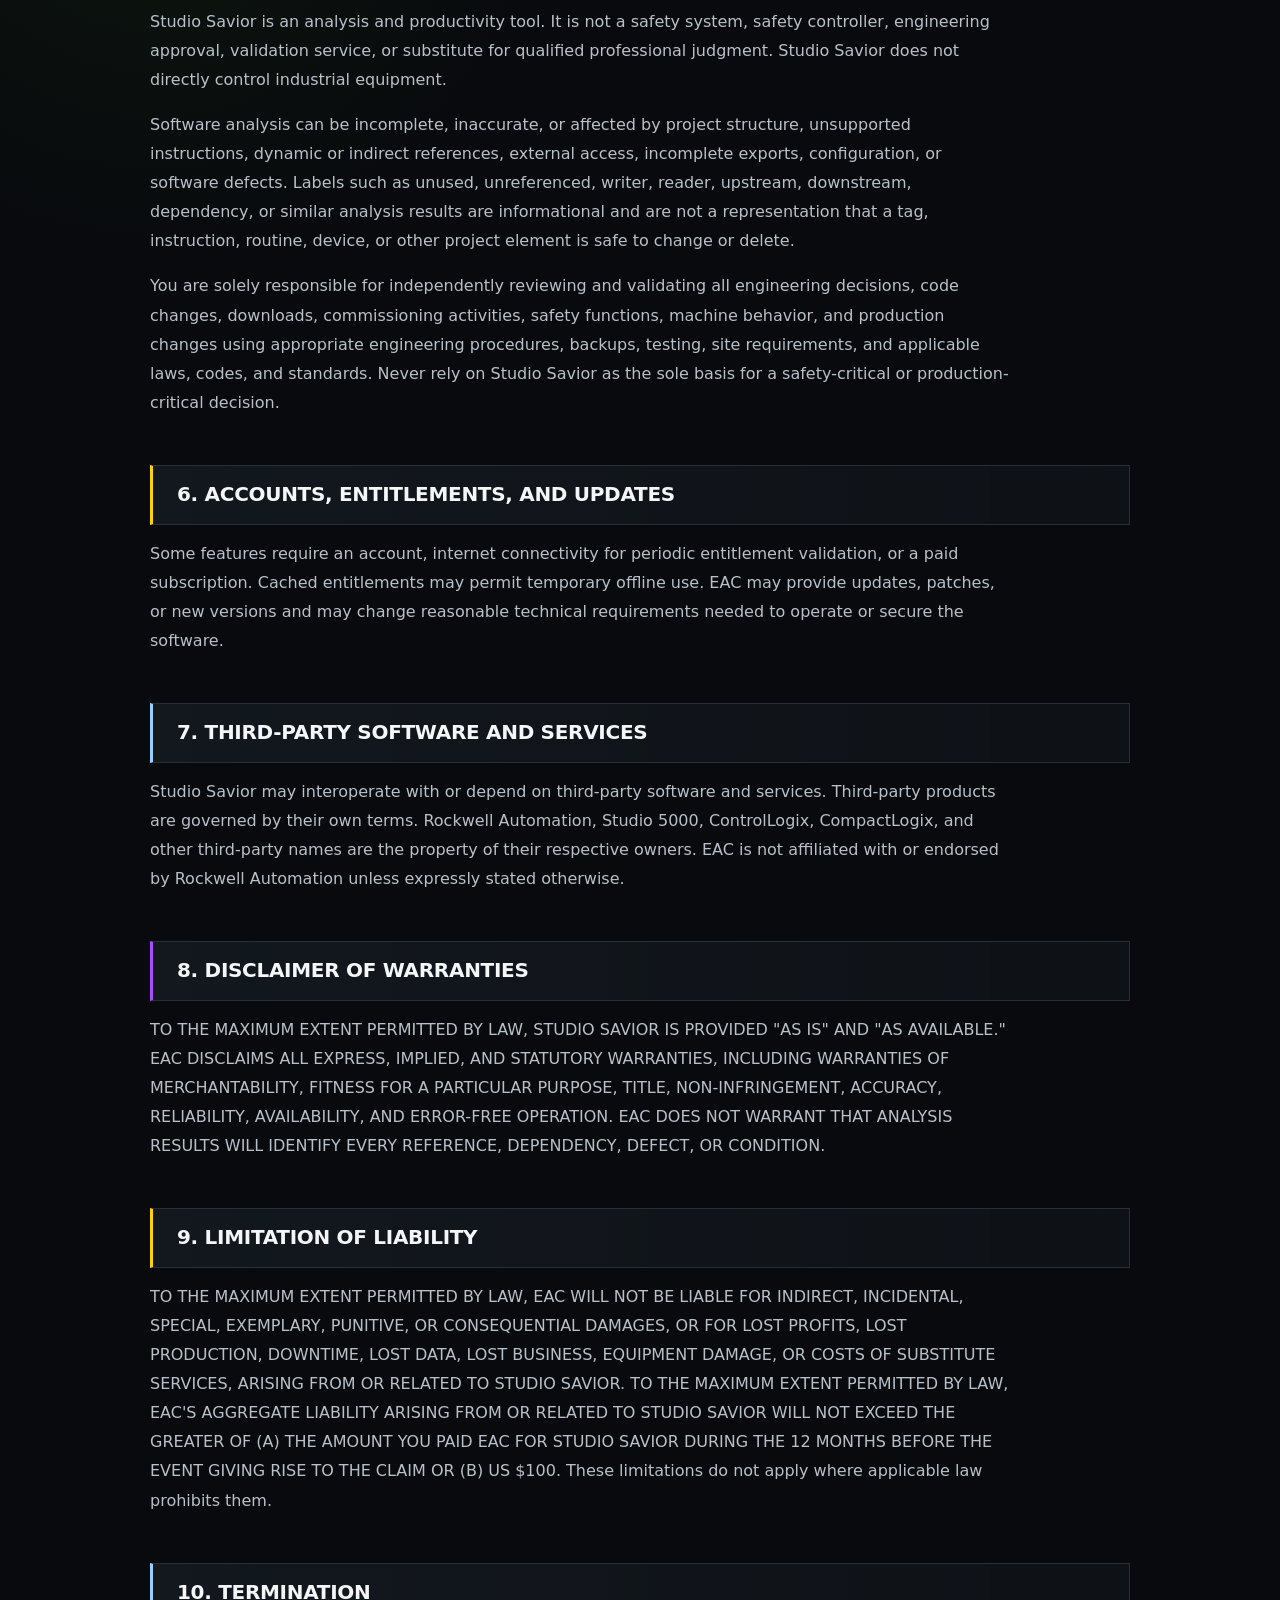
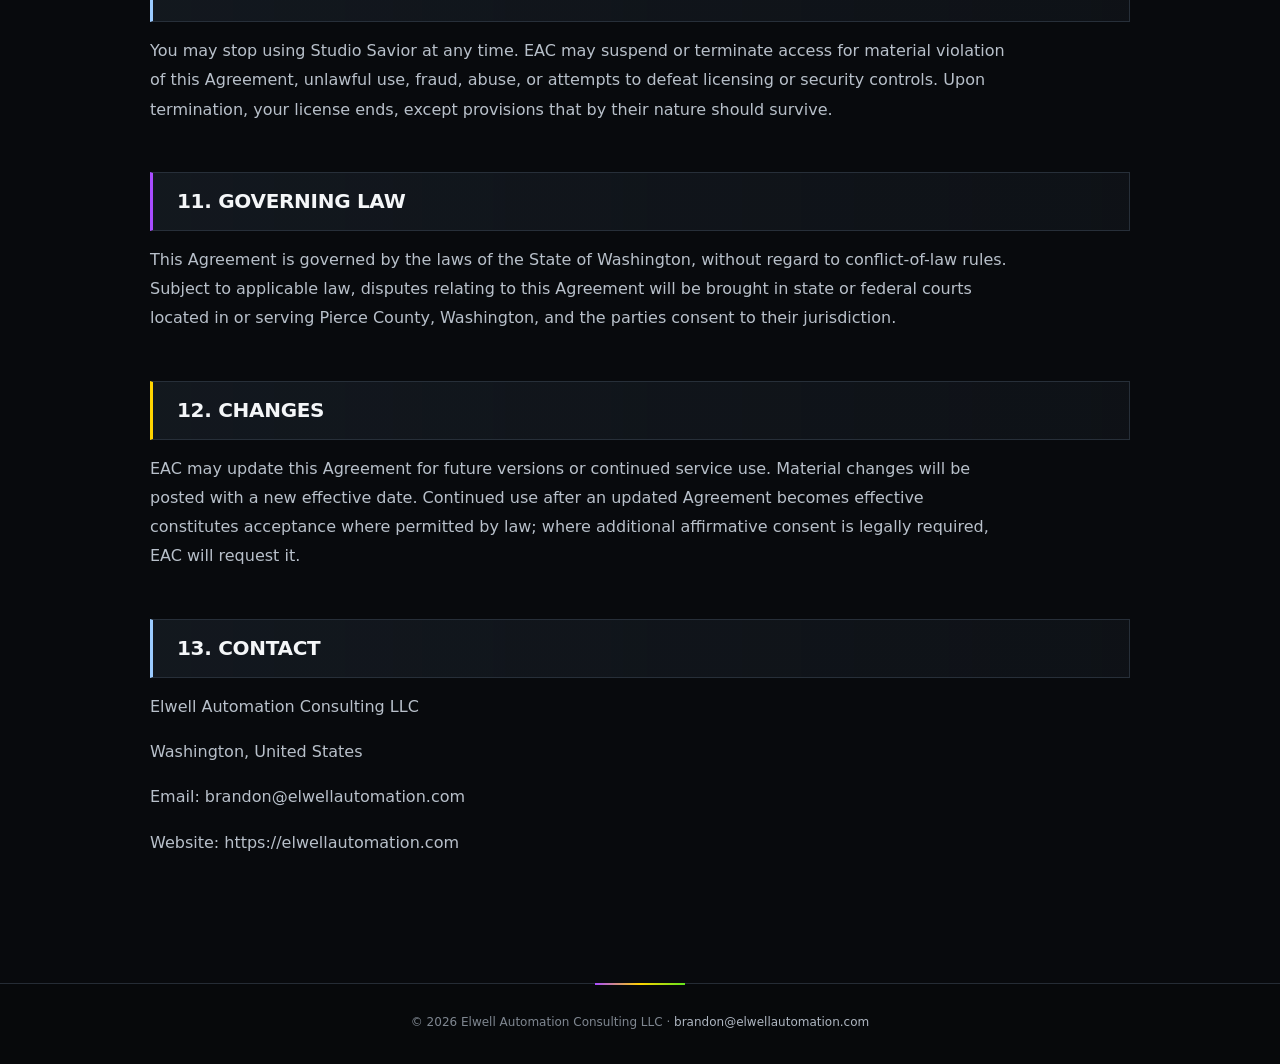
<file: studio-savior/eula/index.html>
<!doctype html><html lang="en"><head><meta charset="utf-8"><meta name="viewport" content="width=device-width,initial-scale=1"><title>End User License Agreement | Studio Savior</title><meta name="description" content="Studio Savior desktop software license."><link rel="icon" href="../../../assets/favicon.svg"><link rel="stylesheet" href="../../../styles.css"><link rel="stylesheet" href="../studio-savior.css"><link rel="stylesheet" href="../legal.css"></head><body class="ss-page legal-body"><nav class="legal-nav"><a href="../../../"><strong>ELWELL AUTOMATION</strong></a><a href="../../">Studio Savior</a><a href="../terms/">Terms</a><a href="../privacy/">Privacy</a><a href="../eula/">EULA</a></nav><main class="legal-page"><h1>Studio Savior EULA</h1><p class="legal-meta">Effective September 19, 2026</p><p>This page provides the End User License Agreement presented by the Studio Savior Windows installer.</p><p>This End User License Agreement ("Agreement") is between Elwell Automation Consulting LLC, a Washington limited liability company ("EAC," "we," or "us"), and the person or entity installing or using Studio Savior ("you"). By installing, accessing, or using Studio Savior, you agree to this Agreement. If you do not agree, do not install or use the software.</p><h2>1. SOFTWARE AND LICENSE</h2><p>Studio Savior is proprietary software for analyzing Rockwell Studio 5000 L5X project exports. Subject to this Agreement and any applicable subscription terms, EAC grants you a limited, revocable, non-exclusive, non-transferable license to install and use Studio Savior for your internal lawful engineering and analysis activities. The Free and Pro tiers may provide different features, limits, and entitlement periods.</p><h2>2. OWNERSHIP</h2><p>Studio Savior, including its software, interfaces, analysis methods, branding, documentation, and related intellectual property, is owned by EAC or its licensors. This Agreement grants a license to use the software; it does not sell or transfer ownership.</p><h2>3. RESTRICTIONS</h2><p>Except where applicable law expressly permits otherwise, you may not: (a) copy or redistribute Studio Savior except as expressly authorized by EAC; (b) sell, sublicense, rent, lease, or provide the software as a standalone service to third parties; (c) reverse engineer, decompile, disassemble, or attempt to derive source code; (d) bypass, defeat, or tamper with licensing, entitlement, authentication, feature, or usage controls; (e) use Studio Savior to violate law or third-party rights; or (f) remove proprietary notices.</p><h2>4. LOCAL PROJECT PROCESSING</h2><p>Studio Savior is designed so L5X project contents are processed locally on your computer during normal analysis. Account, licensing, billing, email, update, and download services may communicate with EAC or its service providers as described in the Studio Savior Privacy Policy. Do not submit information to Studio Savior that you are not authorized to possess or analyze.</p><h2>5. ENGINEERING AND SAFETY DISCLAIMER</h2><p>Studio Savior is an analysis and productivity tool. It is not a safety system, safety controller, engineering approval, validation service, or substitute for qualified professional judgment. Studio Savior does not directly control industrial equipment.</p><p>Software analysis can be incomplete, inaccurate, or affected by project structure, unsupported instructions, dynamic or indirect references, external access, incomplete exports, configuration, or software defects. Labels such as unused, unreferenced, writer, reader, upstream, downstream, dependency, or similar analysis results are informational and are not a representation that a tag, instruction, routine, device, or other project element is safe to change or delete.</p><p>You are solely responsible for independently reviewing and validating all engineering decisions, code changes, downloads, commissioning activities, safety functions, machine behavior, and production changes using appropriate engineering procedures, backups, testing, site requirements, and applicable laws, codes, and standards. Never rely on Studio Savior as the sole basis for a safety-critical or production-critical decision.</p><h2>6. ACCOUNTS, ENTITLEMENTS, AND UPDATES</h2><p>Some features require an account, internet connectivity for periodic entitlement validation, or a paid subscription. Cached entitlements may permit temporary offline use. EAC may provide updates, patches, or new versions and may change reasonable technical requirements needed to operate or secure the software.</p><h2>7. THIRD-PARTY SOFTWARE AND SERVICES</h2><p>Studio Savior may interoperate with or depend on third-party software and services. Third-party products are governed by their own terms. Rockwell Automation, Studio 5000, ControlLogix, CompactLogix, and other third-party names are the property of their respective owners. EAC is not affiliated with or endorsed by Rockwell Automation unless expressly stated otherwise.</p><h2>8. DISCLAIMER OF WARRANTIES</h2><p>TO THE MAXIMUM EXTENT PERMITTED BY LAW, STUDIO SAVIOR IS PROVIDED "AS IS" AND "AS AVAILABLE." EAC DISCLAIMS ALL EXPRESS, IMPLIED, AND STATUTORY WARRANTIES, INCLUDING WARRANTIES OF MERCHANTABILITY, FITNESS FOR A PARTICULAR PURPOSE, TITLE, NON-INFRINGEMENT, ACCURACY, RELIABILITY, AVAILABILITY, AND ERROR-FREE OPERATION. EAC DOES NOT WARRANT THAT ANALYSIS RESULTS WILL IDENTIFY EVERY REFERENCE, DEPENDENCY, DEFECT, OR CONDITION.</p><h2>9. LIMITATION OF LIABILITY</h2><p>TO THE MAXIMUM EXTENT PERMITTED BY LAW, EAC WILL NOT BE LIABLE FOR INDIRECT, INCIDENTAL, SPECIAL, EXEMPLARY, PUNITIVE, OR CONSEQUENTIAL DAMAGES, OR FOR LOST PROFITS, LOST PRODUCTION, DOWNTIME, LOST DATA, LOST BUSINESS, EQUIPMENT DAMAGE, OR COSTS OF SUBSTITUTE SERVICES, ARISING FROM OR RELATED TO STUDIO SAVIOR. TO THE MAXIMUM EXTENT PERMITTED BY LAW, EAC'S AGGREGATE LIABILITY ARISING FROM OR RELATED TO STUDIO SAVIOR WILL NOT EXCEED THE GREATER OF (A) THE AMOUNT YOU PAID EAC FOR STUDIO SAVIOR DURING THE 12 MONTHS BEFORE THE EVENT GIVING RISE TO THE CLAIM OR (B) US $100. These limitations do not apply where applicable law prohibits them.</p><h2>10. TERMINATION</h2><p>You may stop using Studio Savior at any time. EAC may suspend or terminate access for material violation of this Agreement, unlawful use, fraud, abuse, or attempts to defeat licensing or security controls. Upon termination, your license ends, except provisions that by their nature should survive.</p><h2>11. GOVERNING LAW</h2><p>This Agreement is governed by the laws of the State of Washington, without regard to conflict-of-law rules. Subject to applicable law, disputes relating to this Agreement will be brought in state or federal courts located in or serving Pierce County, Washington, and the parties consent to their jurisdiction.</p><h2>12. CHANGES</h2><p>EAC may update this Agreement for future versions or continued service use. Material changes will be posted with a new effective date. Continued use after an updated Agreement becomes effective constitutes acceptance where permitted by law; where additional affirmative consent is legally required, EAC will request it.</p><h2>13. CONTACT</h2><p>Elwell Automation Consulting LLC</p><p>Washington, United States</p><p>Email: brandon@elwellautomation.com</p><p>Website: https://elwellautomation.com</p></main><footer class="legal-footer">© 2026 Elwell Automation Consulting LLC · <a href="mailto:brandon@elwellautomation.com">brandon@elwellautomation.com</a></footer></body></html>
</file>
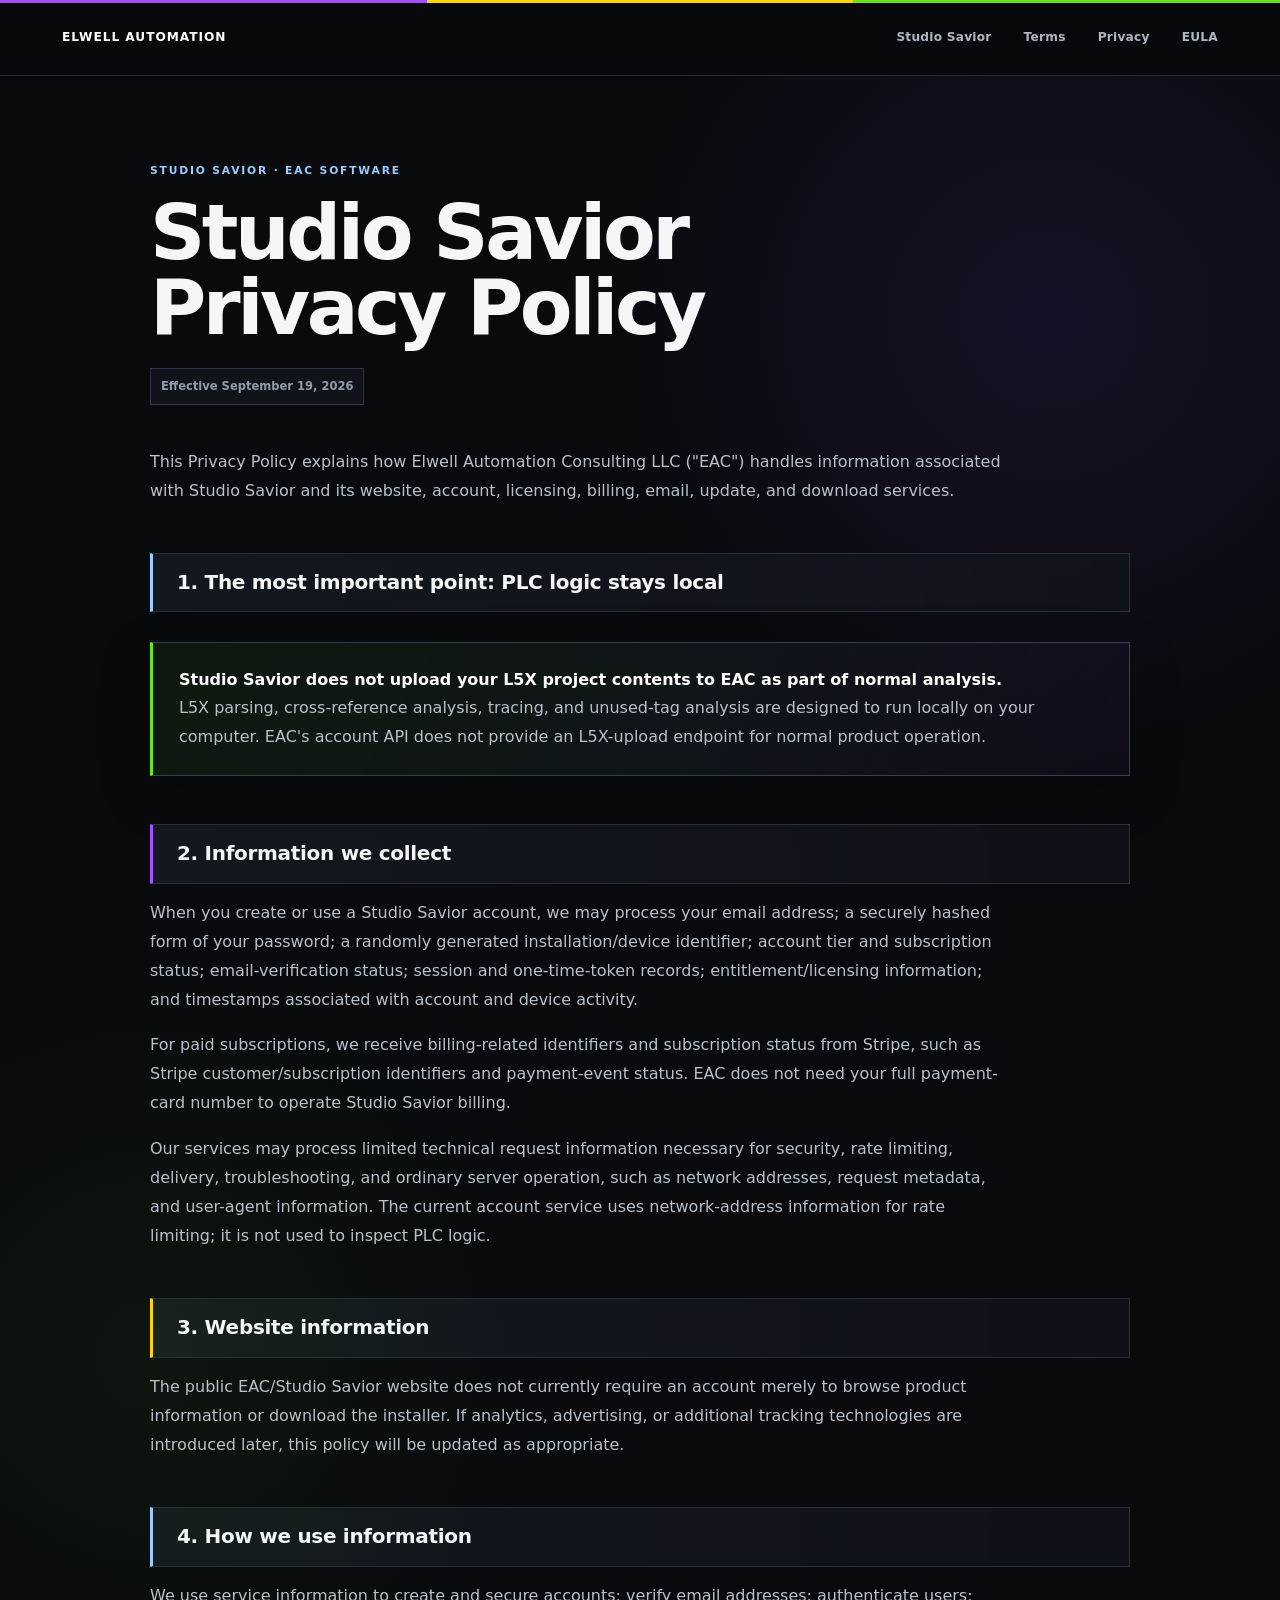
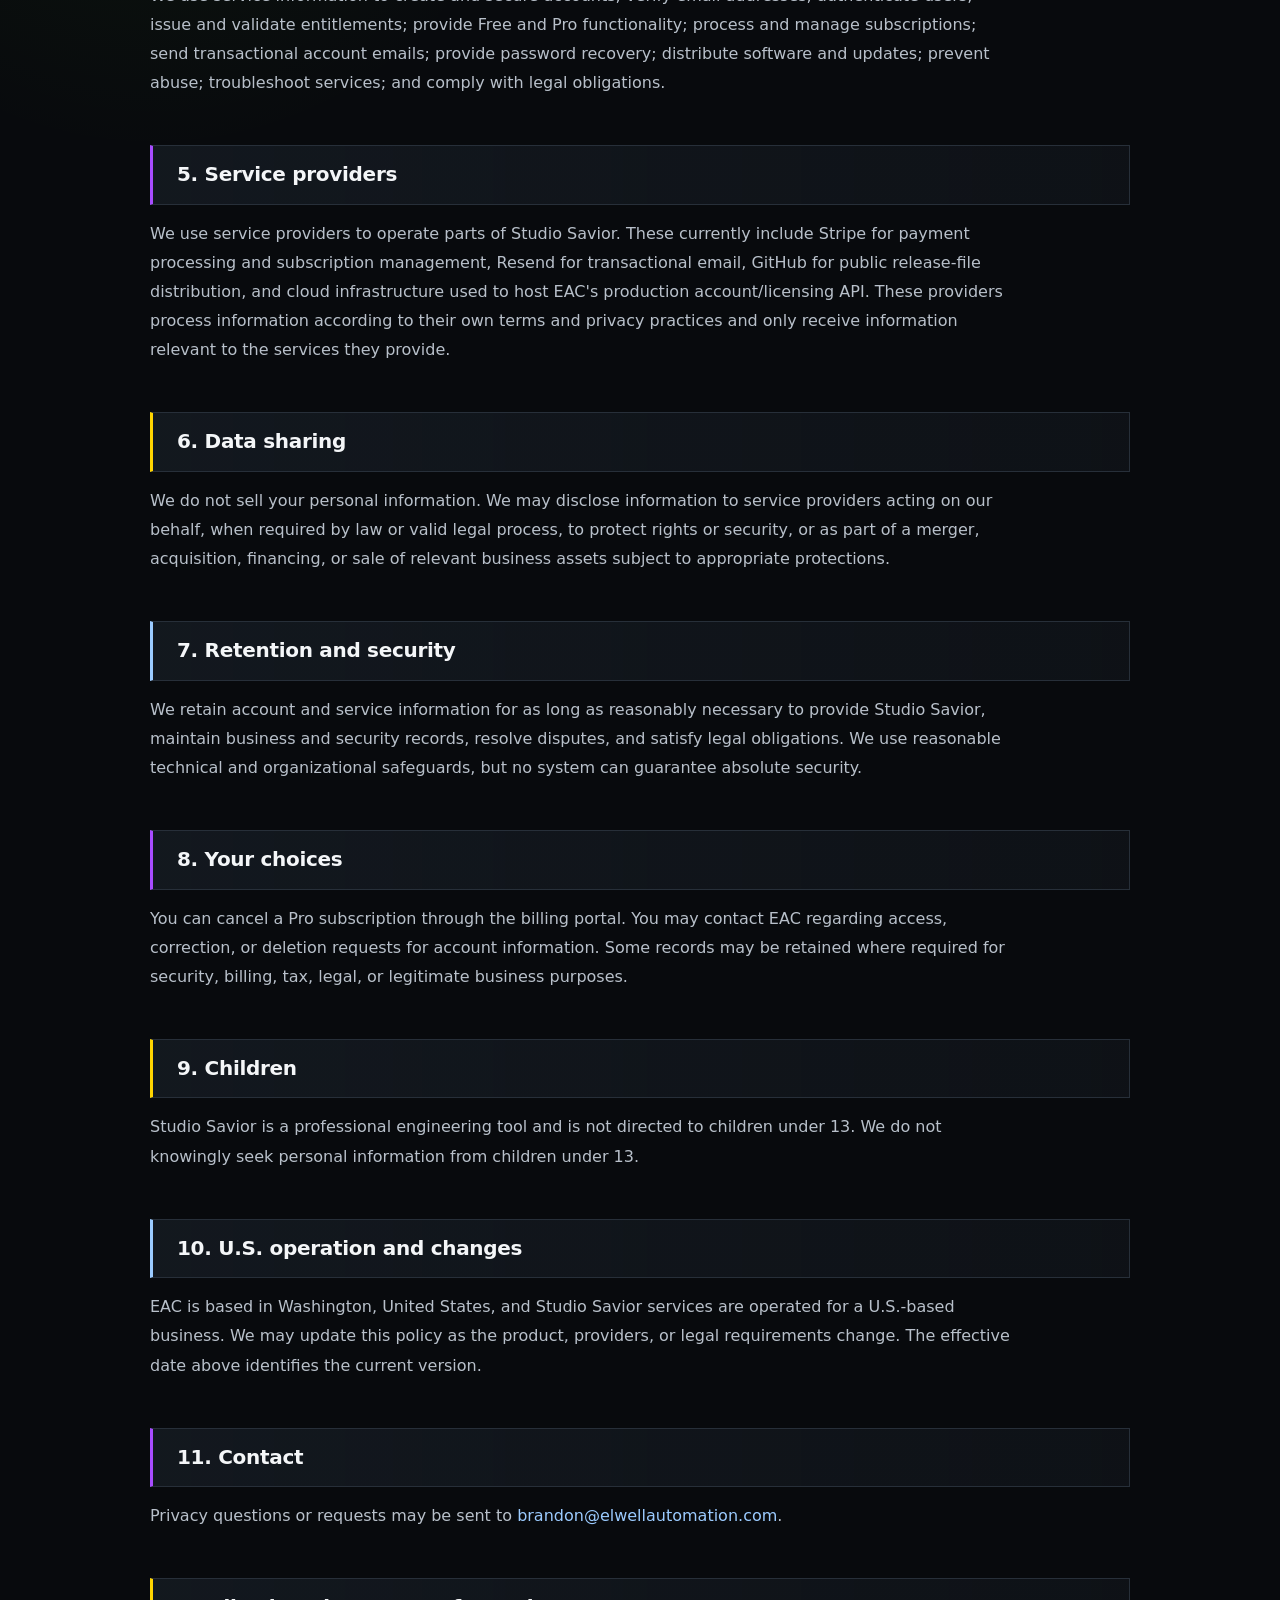
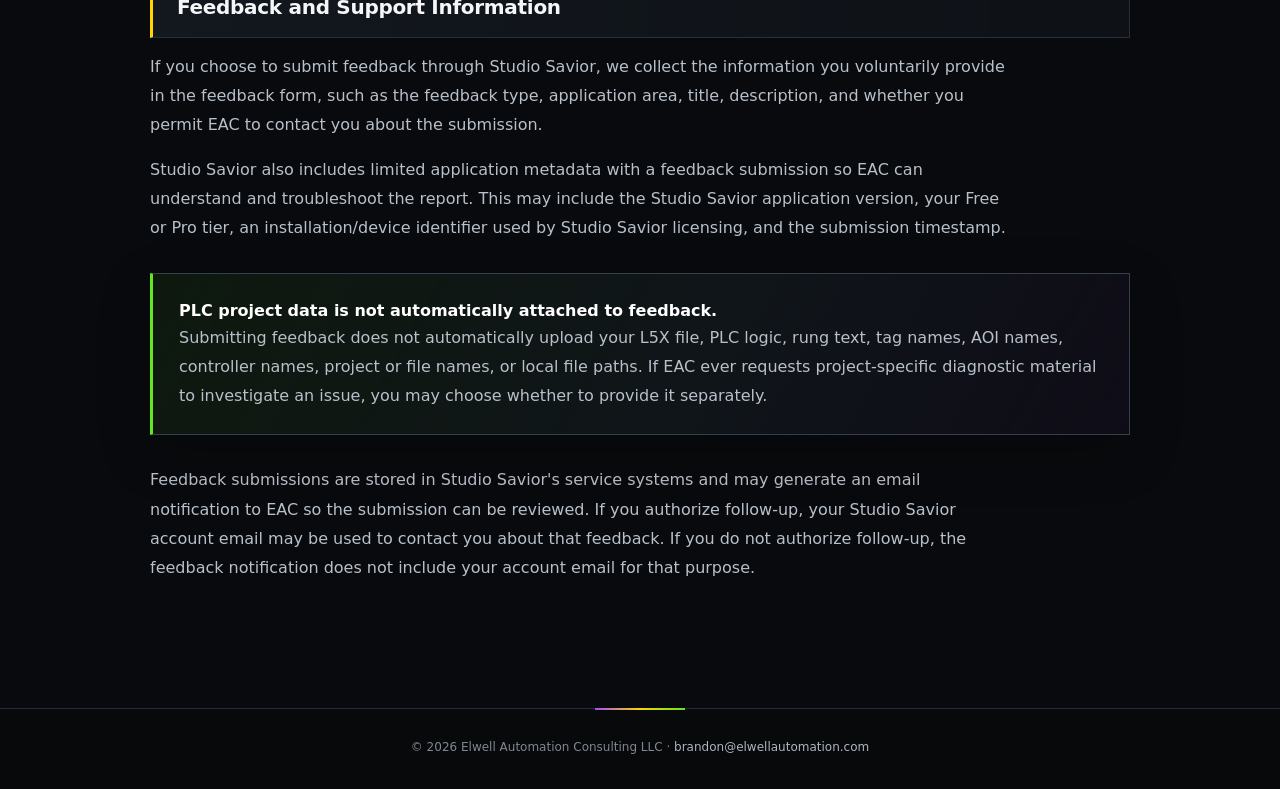
<file: studio-savior/privacy/index.html>
<!doctype html><html lang="en"><head><meta charset="utf-8"><meta name="viewport" content="width=device-width,initial-scale=1"><title>Privacy Policy | Studio Savior</title><meta name="description" content="Privacy practices for Studio Savior."><link rel="icon" href="../../../assets/favicon.svg"><link rel="stylesheet" href="../../../styles.css"><link rel="stylesheet" href="../studio-savior.css"><link rel="stylesheet" href="../legal.css"></head><body class="ss-page legal-body"><nav class="legal-nav"><a href="../../../"><strong>ELWELL AUTOMATION</strong></a><a href="../../">Studio Savior</a><a href="../terms/">Terms</a><a href="../privacy/">Privacy</a><a href="../eula/">EULA</a></nav><main class="legal-page"><h1>Studio Savior Privacy Policy</h1><p class="legal-meta">Effective September 19, 2026</p><p>This Privacy Policy explains how Elwell Automation Consulting LLC ("EAC") handles information associated with Studio Savior and its website, account, licensing, billing, email, update, and download services.</p><h2>1. The most important point: PLC logic stays local</h2><div class="legal-callout"><strong>Studio Savior does not upload your L5X project contents to EAC as part of normal analysis.</strong><p>L5X parsing, cross-reference analysis, tracing, and unused-tag analysis are designed to run locally on your computer. EAC's account API does not provide an L5X-upload endpoint for normal product operation.</p></div><h2>2. Information we collect</h2><p>When you create or use a Studio Savior account, we may process your email address; a securely hashed form of your password; a randomly generated installation/device identifier; account tier and subscription status; email-verification status; session and one-time-token records; entitlement/licensing information; and timestamps associated with account and device activity.</p><p>For paid subscriptions, we receive billing-related identifiers and subscription status from Stripe, such as Stripe customer/subscription identifiers and payment-event status. EAC does not need your full payment-card number to operate Studio Savior billing.</p><p>Our services may process limited technical request information necessary for security, rate limiting, delivery, troubleshooting, and ordinary server operation, such as network addresses, request metadata, and user-agent information. The current account service uses network-address information for rate limiting; it is not used to inspect PLC logic.</p><h2>3. Website information</h2><p>The public EAC/Studio Savior website does not currently require an account merely to browse product information or download the installer. If analytics, advertising, or additional tracking technologies are introduced later, this policy will be updated as appropriate.</p><h2>4. How we use information</h2><p>We use service information to create and secure accounts; verify email addresses; authenticate users; issue and validate entitlements; provide Free and Pro functionality; process and manage subscriptions; send transactional account emails; provide password recovery; distribute software and updates; prevent abuse; troubleshoot services; and comply with legal obligations.</p><h2>5. Service providers</h2><p>We use service providers to operate parts of Studio Savior. These currently include Stripe for payment processing and subscription management, Resend for transactional email, GitHub for public release-file distribution, and cloud infrastructure used to host EAC's production account/licensing API. These providers process information according to their own terms and privacy practices and only receive information relevant to the services they provide.</p><h2>6. Data sharing</h2><p>We do not sell your personal information. We may disclose information to service providers acting on our behalf, when required by law or valid legal process, to protect rights or security, or as part of a merger, acquisition, financing, or sale of relevant business assets subject to appropriate protections.</p><h2>7. Retention and security</h2><p>We retain account and service information for as long as reasonably necessary to provide Studio Savior, maintain business and security records, resolve disputes, and satisfy legal obligations. We use reasonable technical and organizational safeguards, but no system can guarantee absolute security.</p><h2>8. Your choices</h2><p>You can cancel a Pro subscription through the billing portal. You may contact EAC regarding access, correction, or deletion requests for account information. Some records may be retained where required for security, billing, tax, legal, or legitimate business purposes.</p><h2>9. Children</h2><p>Studio Savior is a professional engineering tool and is not directed to children under 13. We do not knowingly seek personal information from children under 13.</p><h2>10. U.S. operation and changes</h2><p>EAC is based in Washington, United States, and Studio Savior services are operated for a U.S.-based business. We may update this policy as the product, providers, or legal requirements change. The effective date above identifies the current version.</p><h2>11. Contact</h2><p>Privacy questions or requests may be sent to <a href="mailto:brandon@elwellautomation.com">brandon@elwellautomation.com</a>.</p><h2>Feedback and Support Information</h2>
<p>If you choose to submit feedback through Studio Savior, we collect the information you voluntarily provide in the feedback form, such as the feedback type, application area, title, description, and whether you permit EAC to contact you about the submission.</p>
<p>Studio Savior also includes limited application metadata with a feedback submission so EAC can understand and troubleshoot the report. This may include the Studio Savior application version, your Free or Pro tier, an installation/device identifier used by Studio Savior licensing, and the submission timestamp.</p>
<div class="legal-callout">
  <strong>PLC project data is not automatically attached to feedback.</strong>
  <p>Submitting feedback does not automatically upload your L5X file, PLC logic, rung text, tag names, AOI names, controller names, project or file names, or local file paths. If EAC ever requests project-specific diagnostic material to investigate an issue, you may choose whether to provide it separately.</p>
</div>
<p>Feedback submissions are stored in Studio Savior's service systems and may generate an email notification to EAC so the submission can be reviewed. If you authorize follow-up, your Studio Savior account email may be used to contact you about that feedback. If you do not authorize follow-up, the feedback notification does not include your account email for that purpose.</p>
</main><footer class="legal-footer">© 2026 Elwell Automation Consulting LLC · <a href="mailto:brandon@elwellautomation.com">brandon@elwellautomation.com</a></footer></body></html>
</file>
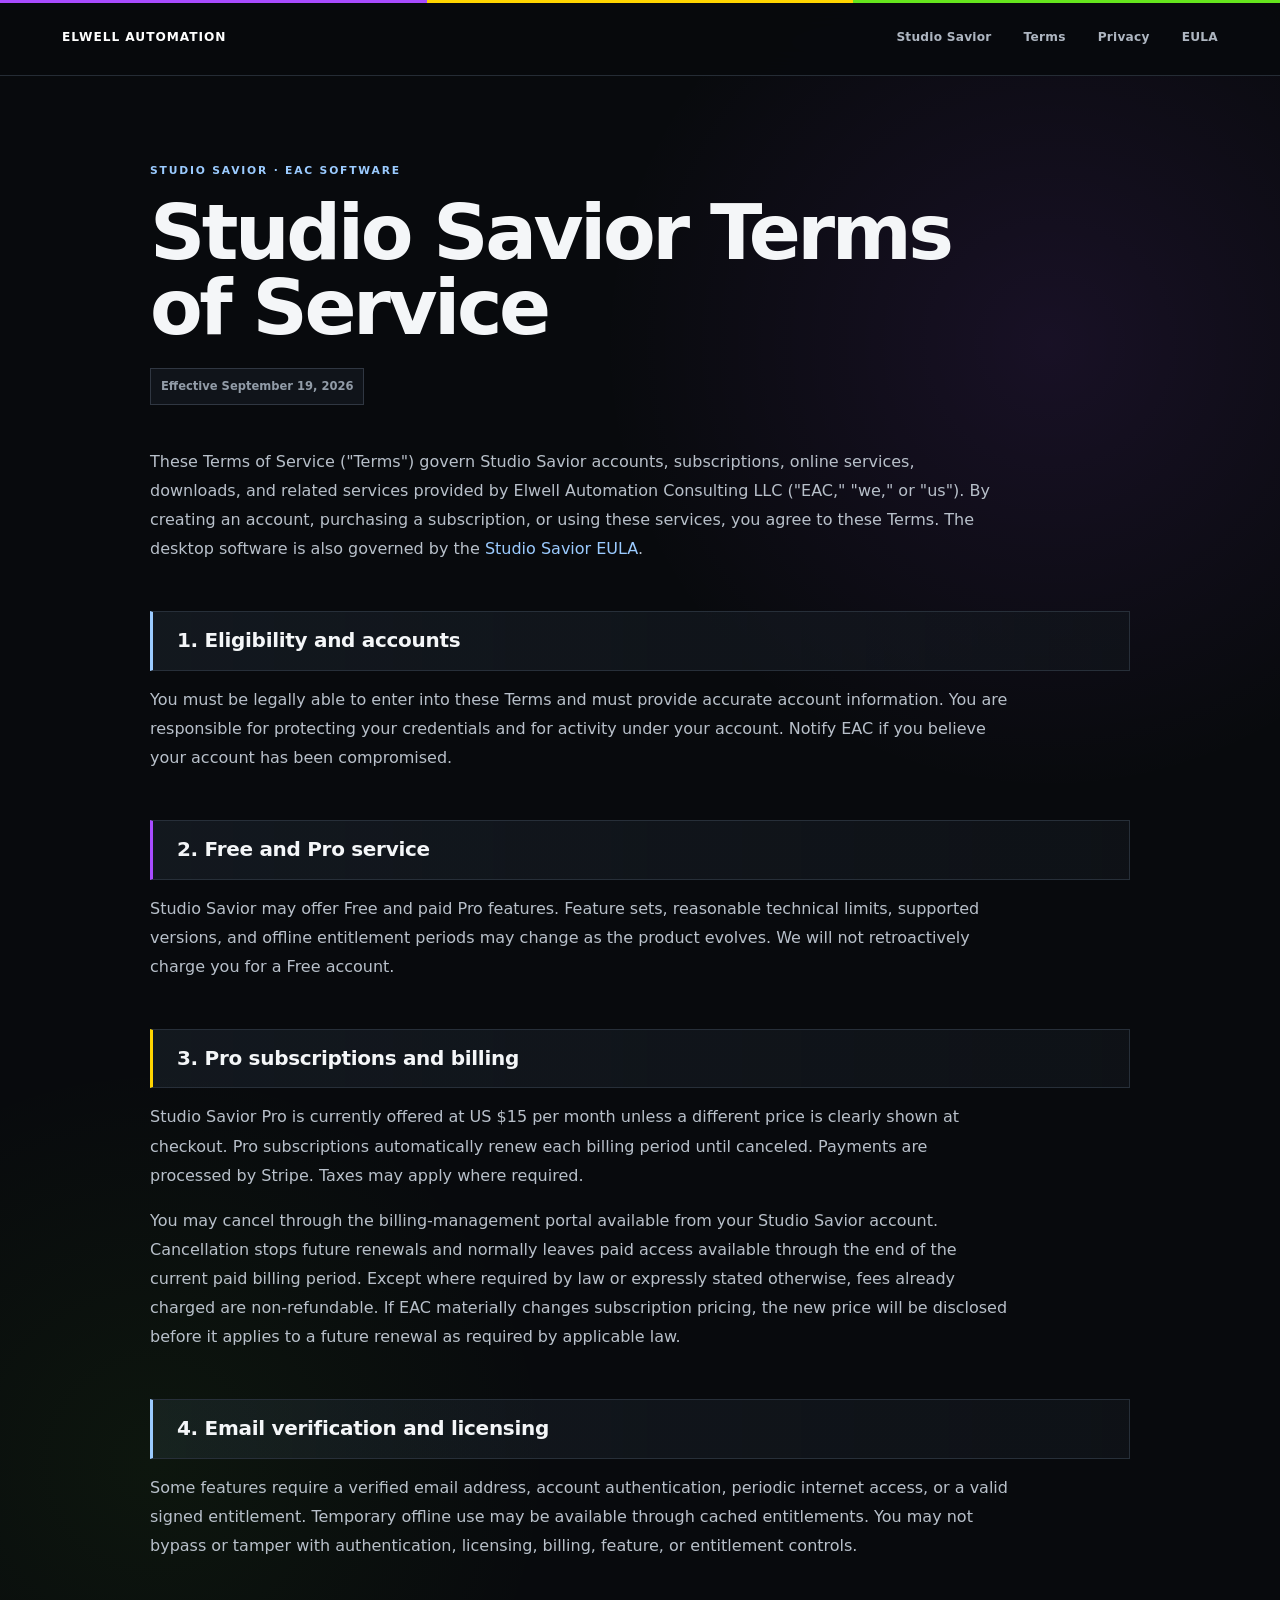
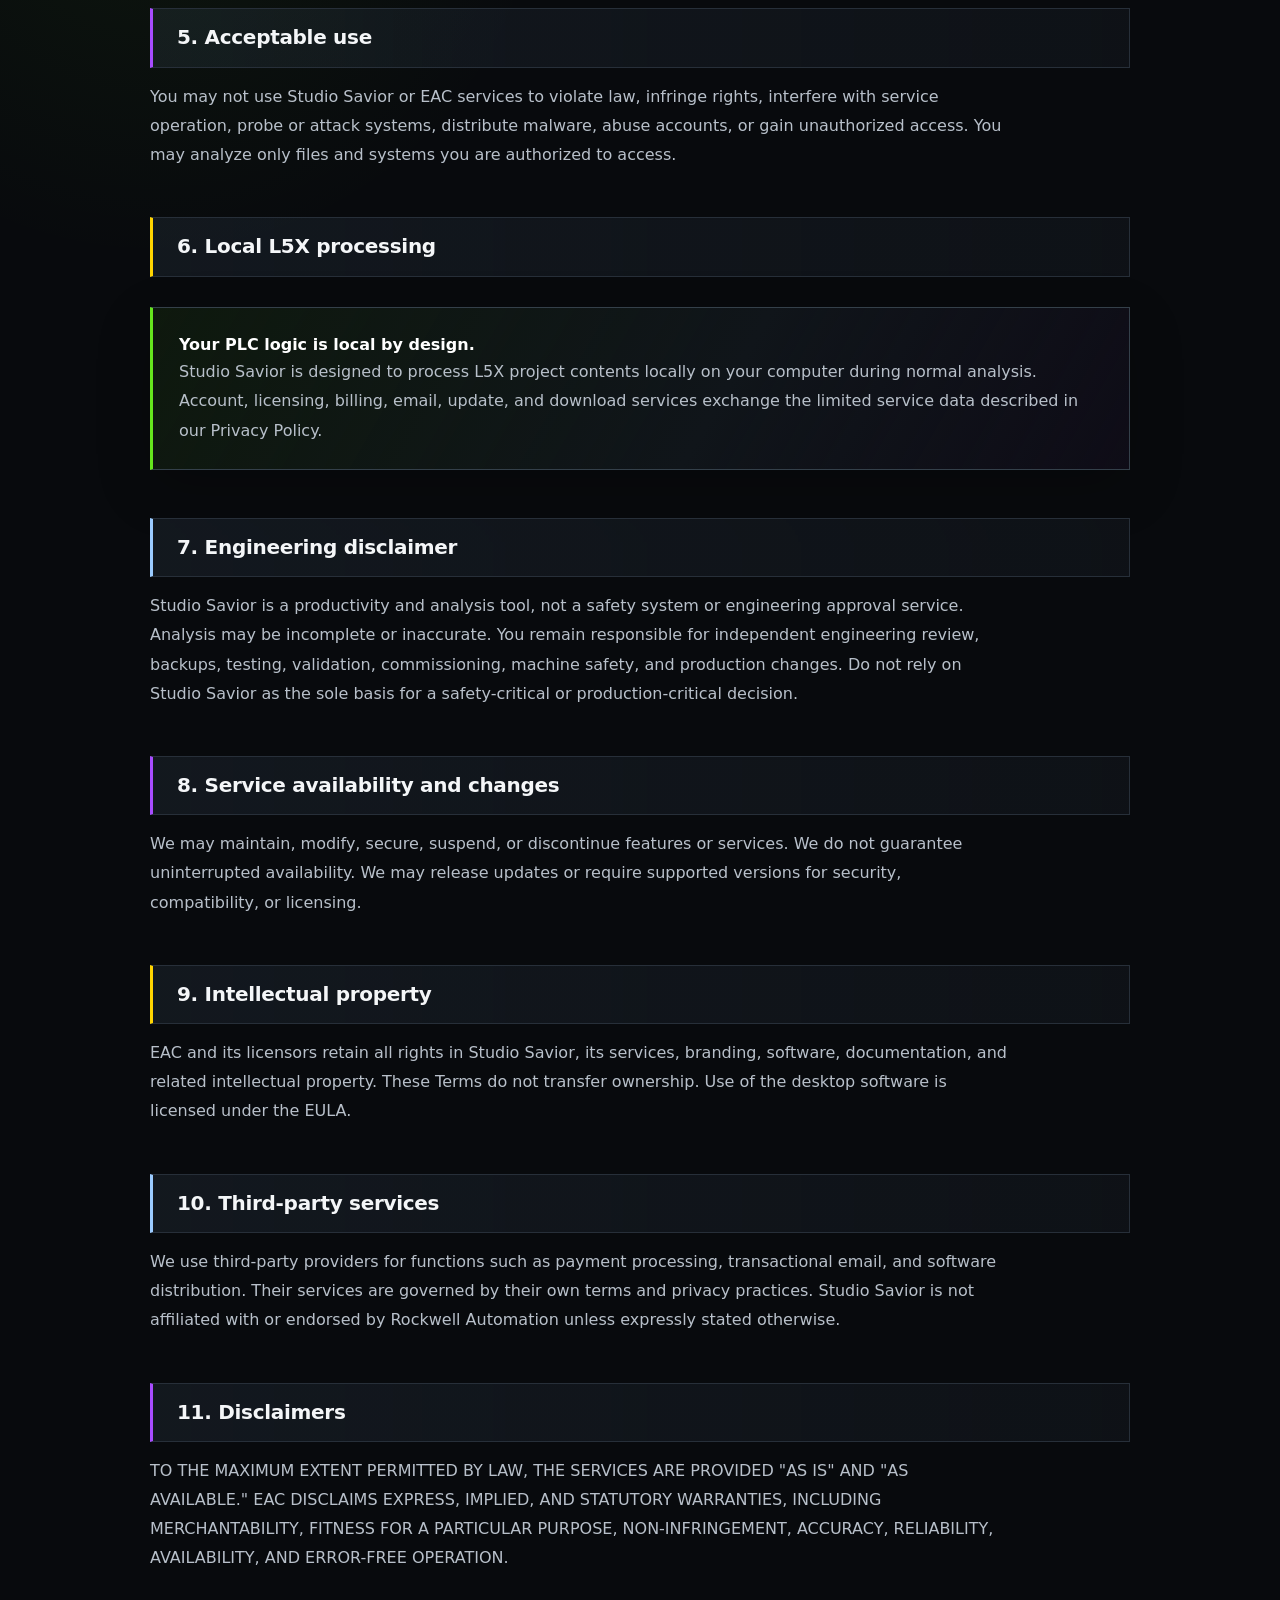
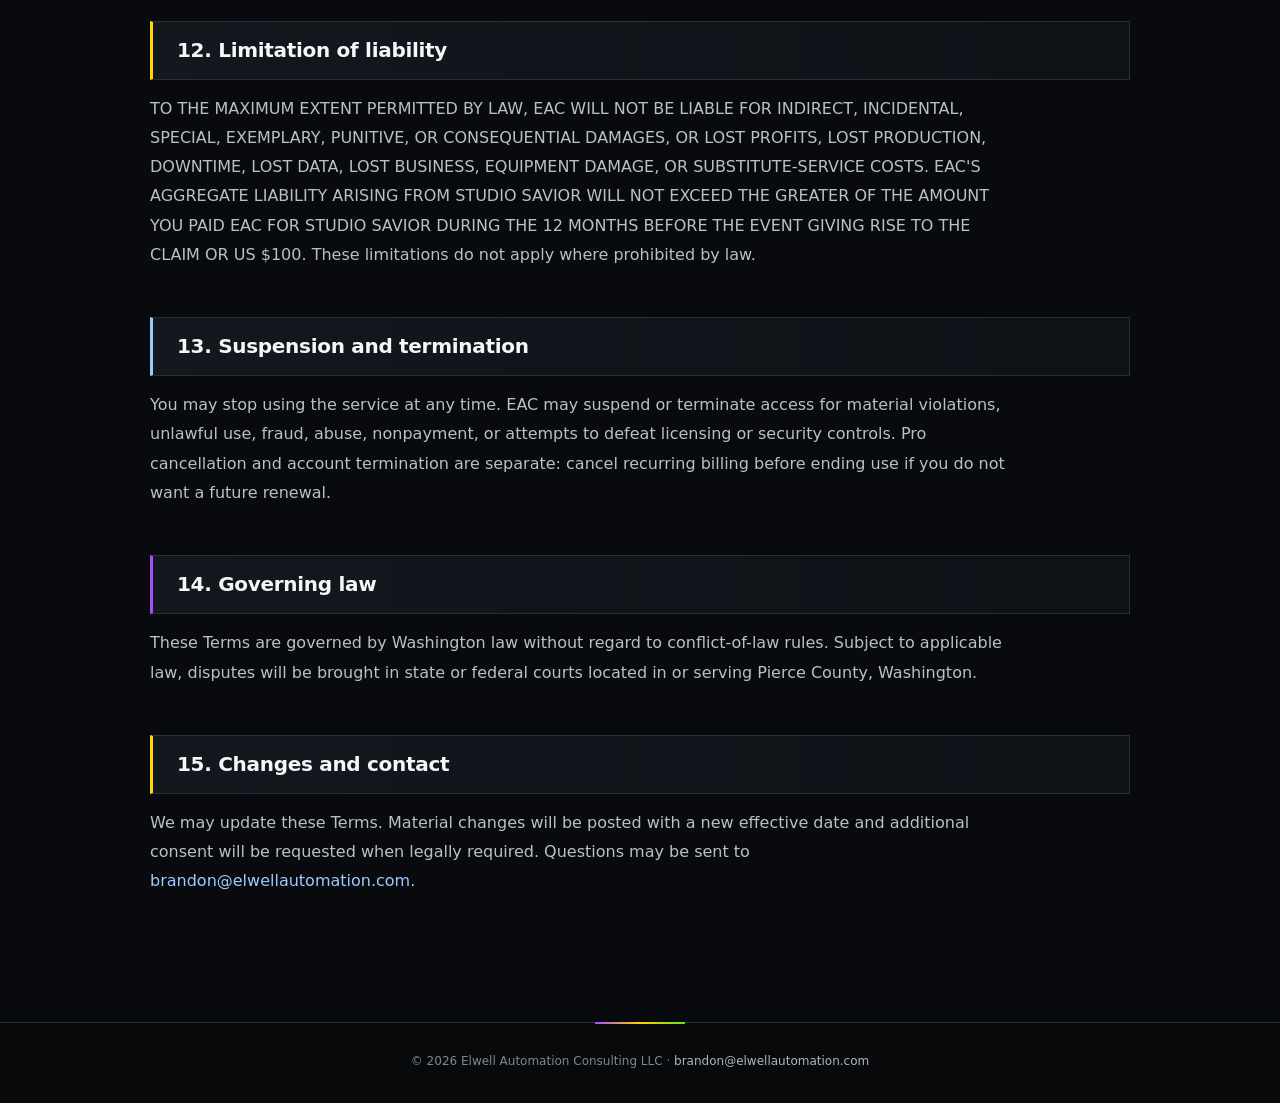
<file: studio-savior/terms/index.html>
<!doctype html><html lang="en"><head><meta charset="utf-8"><meta name="viewport" content="width=device-width,initial-scale=1"><title>Terms of Service | Studio Savior</title><meta name="description" content="Terms governing Studio Savior accounts and subscriptions."><link rel="icon" href="../../../assets/favicon.svg"><link rel="stylesheet" href="../../../styles.css"><link rel="stylesheet" href="../studio-savior.css"><link rel="stylesheet" href="../legal.css"></head><body class="ss-page legal-body"><nav class="legal-nav"><a href="../../../"><strong>ELWELL AUTOMATION</strong></a><a href="../../">Studio Savior</a><a href="../terms/">Terms</a><a href="../privacy/">Privacy</a><a href="../eula/">EULA</a></nav><main class="legal-page"><h1>Studio Savior Terms of Service</h1><p class="legal-meta">Effective September 19, 2026</p><p>These Terms of Service ("Terms") govern Studio Savior accounts, subscriptions, online services, downloads, and related services provided by Elwell Automation Consulting LLC ("EAC," "we," or "us"). By creating an account, purchasing a subscription, or using these services, you agree to these Terms. The desktop software is also governed by the <a href="../eula/">Studio Savior EULA</a>.</p><h2>1. Eligibility and accounts</h2><p>You must be legally able to enter into these Terms and must provide accurate account information. You are responsible for protecting your credentials and for activity under your account. Notify EAC if you believe your account has been compromised.</p><h2>2. Free and Pro service</h2><p>Studio Savior may offer Free and paid Pro features. Feature sets, reasonable technical limits, supported versions, and offline entitlement periods may change as the product evolves. We will not retroactively charge you for a Free account.</p><h2>3. Pro subscriptions and billing</h2><p>Studio Savior Pro is currently offered at US $15 per month unless a different price is clearly shown at checkout. Pro subscriptions automatically renew each billing period until canceled. Payments are processed by Stripe. Taxes may apply where required.</p><p>You may cancel through the billing-management portal available from your Studio Savior account. Cancellation stops future renewals and normally leaves paid access available through the end of the current paid billing period. Except where required by law or expressly stated otherwise, fees already charged are non-refundable. If EAC materially changes subscription pricing, the new price will be disclosed before it applies to a future renewal as required by applicable law.</p><h2>4. Email verification and licensing</h2><p>Some features require a verified email address, account authentication, periodic internet access, or a valid signed entitlement. Temporary offline use may be available through cached entitlements. You may not bypass or tamper with authentication, licensing, billing, feature, or entitlement controls.</p><h2>5. Acceptable use</h2><p>You may not use Studio Savior or EAC services to violate law, infringe rights, interfere with service operation, probe or attack systems, distribute malware, abuse accounts, or gain unauthorized access. You may analyze only files and systems you are authorized to access.</p><h2>6. Local L5X processing</h2><div class="legal-callout"><strong>Your PLC logic is local by design.</strong><p>Studio Savior is designed to process L5X project contents locally on your computer during normal analysis. Account, licensing, billing, email, update, and download services exchange the limited service data described in our Privacy Policy.</p></div><h2>7. Engineering disclaimer</h2><p>Studio Savior is a productivity and analysis tool, not a safety system or engineering approval service. Analysis may be incomplete or inaccurate. You remain responsible for independent engineering review, backups, testing, validation, commissioning, machine safety, and production changes. Do not rely on Studio Savior as the sole basis for a safety-critical or production-critical decision.</p><h2>8. Service availability and changes</h2><p>We may maintain, modify, secure, suspend, or discontinue features or services. We do not guarantee uninterrupted availability. We may release updates or require supported versions for security, compatibility, or licensing.</p><h2>9. Intellectual property</h2><p>EAC and its licensors retain all rights in Studio Savior, its services, branding, software, documentation, and related intellectual property. These Terms do not transfer ownership. Use of the desktop software is licensed under the EULA.</p><h2>10. Third-party services</h2><p>We use third-party providers for functions such as payment processing, transactional email, and software distribution. Their services are governed by their own terms and privacy practices. Studio Savior is not affiliated with or endorsed by Rockwell Automation unless expressly stated otherwise.</p><h2>11. Disclaimers</h2><p>TO THE MAXIMUM EXTENT PERMITTED BY LAW, THE SERVICES ARE PROVIDED "AS IS" AND "AS AVAILABLE." EAC DISCLAIMS EXPRESS, IMPLIED, AND STATUTORY WARRANTIES, INCLUDING MERCHANTABILITY, FITNESS FOR A PARTICULAR PURPOSE, NON-INFRINGEMENT, ACCURACY, RELIABILITY, AVAILABILITY, AND ERROR-FREE OPERATION.</p><h2>12. Limitation of liability</h2><p>TO THE MAXIMUM EXTENT PERMITTED BY LAW, EAC WILL NOT BE LIABLE FOR INDIRECT, INCIDENTAL, SPECIAL, EXEMPLARY, PUNITIVE, OR CONSEQUENTIAL DAMAGES, OR LOST PROFITS, LOST PRODUCTION, DOWNTIME, LOST DATA, LOST BUSINESS, EQUIPMENT DAMAGE, OR SUBSTITUTE-SERVICE COSTS. EAC'S AGGREGATE LIABILITY ARISING FROM STUDIO SAVIOR WILL NOT EXCEED THE GREATER OF THE AMOUNT YOU PAID EAC FOR STUDIO SAVIOR DURING THE 12 MONTHS BEFORE THE EVENT GIVING RISE TO THE CLAIM OR US $100. These limitations do not apply where prohibited by law.</p><h2>13. Suspension and termination</h2><p>You may stop using the service at any time. EAC may suspend or terminate access for material violations, unlawful use, fraud, abuse, nonpayment, or attempts to defeat licensing or security controls. Pro cancellation and account termination are separate: cancel recurring billing before ending use if you do not want a future renewal.</p><h2>14. Governing law</h2><p>These Terms are governed by Washington law without regard to conflict-of-law rules. Subject to applicable law, disputes will be brought in state or federal courts located in or serving Pierce County, Washington.</p><h2>15. Changes and contact</h2><p>We may update these Terms. Material changes will be posted with a new effective date and additional consent will be requested when legally required. Questions may be sent to <a href="mailto:brandon@elwellautomation.com">brandon@elwellautomation.com</a>.</p></main><footer class="legal-footer">© 2026 Elwell Automation Consulting LLC · <a href="mailto:brandon@elwellautomation.com">brandon@elwellautomation.com</a></footer></body></html>
</file>
<file: styles.css>
:root{--bg:#090b0e;--bg2:#0d1015;--panel:#12161c;--panel2:#171c23;--text:#f3f5f7;--muted:#aab1bc;--line:#252c35;--green:#65e51d;--yellow:#ffd400;--purple:#a84cff;--purple2:#7627d8;--max:1180px;--shadow:0 24px 80px rgba(0,0,0,.38)}*{box-sizing:border-box}html{scroll-behavior:smooth}body{margin:0;background:var(--bg);color:var(--text);font-family:Inter,ui-sans-serif,system-ui,-apple-system,BlinkMacSystemFont,"Segoe UI",sans-serif;line-height:1.6}body:before{content:"";position:fixed;inset:0;pointer-events:none;opacity:.18;background-image:linear-gradient(rgba(255,255,255,.018) 1px,transparent 1px),linear-gradient(90deg,rgba(255,255,255,.018) 1px,transparent 1px);background-size:44px 44px;z-index:-1}a{color:inherit;text-decoration:none}img{max-width:100%;display:block}.container{width:min(calc(100% - 40px),var(--max));margin-inline:auto}.skip-link{position:absolute;left:-9999px}.skip-link:focus{left:12px;top:12px;z-index:1000;background:white;color:black;padding:8px 12px}.sr-only{position:absolute;width:1px;height:1px;overflow:hidden;clip:rect(0,0,0,0)}.brand-stripe{height:3px;display:grid;grid-template-columns:1fr 1fr 1fr}.brand-stripe i:nth-child(1){background:var(--green)}.brand-stripe i:nth-child(2){background:var(--yellow)}.brand-stripe i:nth-child(3){background:var(--purple)}.site-header{position:sticky;top:0;z-index:50;background:rgba(9,11,14,.88);backdrop-filter:blur(18px);border-bottom:1px solid rgba(255,255,255,.07)}.nav-wrap{height:82px;display:flex;align-items:center;justify-content:space-between;gap:28px}.brand{display:flex;align-items:center;gap:12px}.brand img{width:55px;height:55px;object-fit:contain}.brand span{display:grid;line-height:1.1}.brand strong{font-size:.9rem;letter-spacing:.08em}.brand small{color:var(--muted);font-size:.68rem;letter-spacing:.17em;margin-top:4px}.site-nav{display:flex;align-items:center;gap:28px;font-size:.85rem;font-weight:700;letter-spacing:.025em}.site-nav>a:not(.nav-cta){color:#cbd0d8}.site-nav>a:hover{color:white}.nav-cta{padding:11px 17px;border:1px solid var(--yellow);color:var(--yellow);clip-path:polygon(8px 0,100% 0,100% calc(100% - 8px),calc(100% - 8px) 100%,0 100%,0 8px)}.nav-toggle{display:none;background:none;border:0}.hero{min-height:760px;position:relative;overflow:hidden;display:flex;align-items:center;border-bottom:1px solid var(--line)}.hero-photo{position:absolute;inset:0;background:linear-gradient(90deg,#090b0e 0%,rgba(9,11,14,.96) 38%,rgba(9,11,14,.55) 70%,rgba(9,11,14,.86) 100%),linear-gradient(0deg,#090b0e 0%,transparent 35%),url('https://images.unsplash.com/photo-1780034766228-3fd70d9463c3?auto=format&fit=crop&fm=jpg&ixlib=rb-4.1.0&q=75&w=2400') center/cover no-repeat;filter:saturate(.7) contrast(1.08)}.hero-grid-overlay{position:absolute;inset:0;background:radial-gradient(circle at 72% 45%,rgba(168,76,255,.17),transparent 25%),radial-gradient(circle at 82% 70%,rgba(101,229,29,.08),transparent 18%)}.hero-layout{position:relative;z-index:2;display:grid;grid-template-columns:1.18fr .82fr;align-items:center;gap:70px;padding-block:100px}.eyebrow{display:flex;align-items:center;gap:10px;text-transform:uppercase;font-weight:800;letter-spacing:.15em;font-size:.72rem;color:#d6d9df;margin:0 0 18px}.eyebrow span{display:block;width:28px;height:2px;background:linear-gradient(90deg,var(--green),var(--yellow),var(--purple))}.eyebrow.green{color:var(--green)}.eyebrow.green span{background:var(--green)}.eyebrow.yellow{color:var(--yellow)}.eyebrow.yellow span{background:var(--yellow)}.eyebrow.purple{color:#c27bff}.eyebrow.purple span{background:var(--purple)}h1,h2,h3,p{margin-top:0}h1,h2,h3{line-height:1.08}h1{font-size:clamp(3rem,5.7vw,5.4rem);letter-spacing:-.055em;margin-bottom:26px;max-width:900px}h1 em{font-style:normal;color:#d8c1ef;text-shadow:0 0 28px rgba(168,76,255,.16)}h2{font-size:clamp(2.15rem,4vw,3.65rem);letter-spacing:-.045em;margin-bottom:20px}h3{font-size:1.35rem;letter-spacing:-.02em}.hero-lede{font-size:1.12rem;max-width:720px;color:#c6cbd3;margin-bottom:30px}.hero-actions{display:flex;gap:12px;flex-wrap:wrap}.button{display:inline-flex;align-items:center;justify-content:center;gap:18px;min-height:50px;padding:0 21px;font-weight:800;font-size:.82rem;letter-spacing:.025em;transition:.2s ease}.button-primary{background:var(--yellow);color:#111;border:1px solid var(--yellow);box-shadow:0 0 30px rgba(255,212,0,.1)}.button-primary:hover{transform:translateY(-2px);box-shadow:0 8px 30px rgba(255,212,0,.18)}.button-ghost,.button-secondary{border:1px solid #4a515b;background:rgba(9,11,14,.42)}.button-ghost:hover,.button-secondary:hover{border-color:var(--purple);color:#d9b8ff}.hero-tags{display:flex;flex-wrap:wrap;gap:8px;margin-top:34px}.hero-tags span{font-size:.68rem;font-weight:800;letter-spacing:.08em;text-transform:uppercase;border:1px solid #303641;background:rgba(12,15,19,.72);padding:8px 10px;color:#c7ccd3}.hero-visual{display:grid;justify-items:center;gap:22px}.logo-stage{position:relative;width:min(100%,420px);aspect-ratio:1;display:grid;place-items:center}.logo-stage:before{content:"";position:absolute;inset:9%;border:1px solid rgba(168,76,255,.35);clip-path:polygon(25% 0,75% 0,100% 25%,100% 75%,75% 100%,25% 100%,0 75%,0 25%);box-shadow:inset 0 0 40px rgba(168,76,255,.07)}.logo-stage img{width:82%;position:relative;z-index:2;filter:drop-shadow(0 18px 38px rgba(0,0,0,.75))}.circuit{position:absolute;border:1px solid}.circuit-a{width:80%;height:56%;border-color:rgba(101,229,29,.2);transform:rotate(10deg)}.circuit-b{width:62%;height:80%;border-color:rgba(255,212,0,.14);transform:rotate(-14deg)}.tech-chip{width:min(100%,390px);padding:16px 18px;border-left:3px solid var(--purple);background:rgba(14,17,22,.82);backdrop-filter:blur(8px);box-shadow:var(--shadow)}.tech-chip small,.tech-chip span{display:block;color:var(--muted);font-size:.68rem}.tech-chip strong{display:block;font-size:.95rem;margin:3px 0}.signal-bar{background:#0e1217;border-bottom:1px solid var(--line)}.signal-grid{display:grid;grid-template-columns:repeat(4,1fr)}.signal-grid>div{padding:25px 24px;border-right:1px solid var(--line);display:grid;grid-template-columns:auto 1fr;column-gap:12px}.signal-grid>div:first-child{border-left:1px solid var(--line)}.signal-grid b{grid-row:1/3;color:var(--green);font-size:.72rem}.signal-grid>div:nth-child(2) b{color:var(--yellow)}.signal-grid>div:nth-child(3) b{color:var(--purple)}.signal-grid span{font-weight:800}.signal-grid small{color:var(--muted);font-size:.75rem}.section{padding:110px 0}.section-heading{max-width:760px;margin-bottom:52px}.section-heading>p:last-child{color:var(--muted);font-size:1.05rem}.split-heading{max-width:none;display:grid;grid-template-columns:1.2fr .8fr;gap:80px;align-items:end}.split-heading>p{margin-bottom:8px}.service-showcase{display:grid;gap:16px}.service-feature{display:grid;grid-template-columns:310px 1fr;gap:42px;align-items:center;background:linear-gradient(110deg,#11151b,#0d1014);border:1px solid var(--line);padding:26px;min-height:260px}.service-feature:nth-child(even){grid-template-columns:1fr 310px}.service-feature:nth-child(even) .service-art{order:2}.service-feature>div:last-child{max-width:650px}.service-feature p{color:var(--muted)}.service-feature h3{font-size:1.75rem;color:white}.service-feature ul{display:flex;gap:8px;flex-wrap:wrap;padding:0;margin:20px 0 0;list-style:none}.service-feature li{border:1px solid #303640;padding:7px 9px;font-size:.7rem;text-transform:uppercase;letter-spacing:.06em;color:#c7cbd2}.service-num{font-size:.68rem!important;font-weight:900;letter-spacing:.12em;color:var(--green)!important}.service-num.yellow{color:var(--yellow)!important}.service-num.purple{color:#c178ff!important}.service-art{height:205px;position:relative;overflow:hidden;background:#090c10;border:1px solid #252c34}.plc-art{display:flex;align-items:center;justify-content:center;gap:6px}.plc-art:before,.plc-art:after{content:"";position:absolute;width:80%;height:1px;background:linear-gradient(90deg,transparent,var(--green),transparent);opacity:.45}.plc-art:before{top:30%}.plc-art:after{bottom:26%}.plc-art i{width:36px;height:104px;border:1px solid #505762;background:linear-gradient(#242a32,#11151a);position:relative}.plc-art i:after{content:"";position:absolute;left:8px;top:14px;width:6px;height:6px;border-radius:50%;background:var(--green);box-shadow:0 18px var(--yellow),0 36px var(--green)}.plc-art .rack{position:absolute;width:190px;height:8px;background:#69717b;bottom:42px}.retrofit-art{display:flex;align-items:center;justify-content:center;gap:14px}.retrofit-art span{border:1px solid #3d444e;padding:16px 12px;font-size:.7rem;font-weight:900;letter-spacing:.08em}.retrofit-art span:last-of-type{border-color:var(--yellow);color:var(--yellow)}.retrofit-art b{color:var(--yellow);font-size:1.7rem}.retrofit-art .trace{position:absolute;left:10%;right:10%;bottom:35px;height:1px;background:linear-gradient(90deg,var(--green),var(--yellow),var(--purple))}.diagnostic-art{display:grid;place-items:center}.scope{width:130px;height:130px;border:1px solid #3d444e;border-radius:50%;position:relative;background:repeating-radial-gradient(circle,transparent 0 20px,rgba(168,76,255,.08) 21px 22px)}.scope:before,.scope:after{content:"";position:absolute;background:#343b45}.scope:before{height:1px;left:-35px;right:-35px;top:50%}.scope:after{width:1px;top:-35px;bottom:-35px;left:50%}.scope i{position:absolute;width:10px;height:10px;background:var(--purple);border-radius:50%;left:66%;top:30%;box-shadow:0 0 18px var(--purple)}.diagnostic-art>span{position:absolute;font-size:.6rem;letter-spacing:.08em;font-weight:900}.diagnostic-art>span:nth-of-type(1){right:20px;top:30px;color:#c47cff}.diagnostic-art>span:nth-of-type(2){left:20px;bottom:25px;color:var(--green)}.photo-break{min-height:600px;position:relative;display:grid;align-items:center;overflow:hidden;border-block:1px solid var(--line)}.photo-break-image{position:absolute;inset:0;background:linear-gradient(90deg,rgba(9,11,14,.96) 0%,rgba(9,11,14,.78) 46%,rgba(9,11,14,.25) 100%),url('https://images.unsplash.com/photo-1780034766228-3fd70d9463c3?auto=format&fit=crop&fm=jpg&ixlib=rb-4.1.0&q=80&w=2400') center/cover no-repeat}.photo-break-content{position:relative;z-index:2;max-width:var(--max);padding-block:90px}.photo-break-content>*{max-width:590px}.photo-break-content p:not(.eyebrow){color:#c5cad1}.text-link{display:inline-flex;gap:18px;color:var(--yellow);font-weight:900;margin-top:12px}.capabilities{background:#0c0f13}.capability-grid{display:grid;grid-template-columns:repeat(4,1fr);border:1px solid var(--line)}.cap-card{padding:30px 25px;min-height:300px;border-right:1px solid var(--line);background:linear-gradient(180deg,#12161c,#0d1014)}.cap-card:last-child{border:0}.cap-card p{color:var(--muted);font-size:.88rem;line-height:1.85}.cap-icon{display:grid;place-items:center;width:58px;height:58px;margin-bottom:50px;border:1px solid var(--green);color:var(--green);font-size:.68rem;font-weight:900;letter-spacing:.08em;clip-path:polygon(16% 0,100% 0,100% 84%,84% 100%,0 100%,0 16%)}.yellow-icon{border-color:var(--yellow);color:var(--yellow)}.purple-icon{border-color:var(--purple);color:#c47cff}.tri-icon{border-color:white;color:white}.projects{background:linear-gradient(135deg,#11151a,#0a0c10)}.project-layout{display:grid;grid-template-columns:.8fr 1.2fr;gap:90px}.project-copy{position:sticky;top:130px;align-self:start}.project-copy>p:not(.eyebrow){color:var(--muted);margin-bottom:28px}.project-list{border-top:1px solid var(--line)}.project-list>div{display:grid;grid-template-columns:55px 1fr;gap:20px;padding:23px 10px;border-bottom:1px solid var(--line);transition:.2s}.project-list>div:hover{background:#13171d;padding-left:18px}.project-list b{color:var(--yellow);font-size:.72rem}.project-list span{display:grid}.project-list strong{font-size:1.05rem}.project-list small{color:var(--muted);margin-top:4px}.industries{padding:58px 0;border-block:1px solid var(--line);background:#101319}.industry-track{display:flex;gap:9px;flex-wrap:wrap}.industry-track span{padding:12px 15px;background:#171b21;border:1px solid #2a3038;font-size:.78rem;font-weight:800}.why-grid{display:grid;grid-template-columns:.85fr 1.15fr;gap:90px}.why-copy>p:not(.eyebrow){color:var(--muted)}.why-points{display:grid;grid-template-columns:1fr 1fr;border-top:1px solid var(--line);border-left:1px solid var(--line)}.why-points article{padding:28px;border-right:1px solid var(--line);border-bottom:1px solid var(--line)}.why-points b{color:var(--purple);font-size:.7rem}.why-points h3{margin-top:30px}.why-points p{color:var(--muted);font-size:.88rem}.engineering-support{padding:62px 0;background:linear-gradient(90deg,rgba(101,229,29,.08),rgba(168,76,255,.09));border-block:1px solid #30363f}.support-grid{display:flex;align-items:center;justify-content:space-between;gap:50px}.support-grid h2{font-size:2.3rem;margin-bottom:10px}.support-grid p:not(.eyebrow){color:var(--muted);margin:0;max-width:760px}.contact-section{background:#080a0d}.contact-grid{display:grid;grid-template-columns:1.05fr .95fr;gap:90px;align-items:center}.contact-copy>p:not(.eyebrow){color:var(--muted);font-size:1.05rem;max-width:650px}.contact-meta{display:flex;gap:10px;flex-wrap:wrap;margin-top:28px}.contact-meta span{border:1px solid #303640;padding:8px 10px;color:#c7ccd3;font-size:.72rem}.contact-panel{background:#11151a;border:1px solid #2a3038;padding:34px;box-shadow:var(--shadow);position:relative;overflow:hidden}.contact-panel:before{content:"";position:absolute;width:220px;height:220px;border-radius:50%;background:var(--purple);filter:blur(100px);opacity:.12;right:-70px;top:-80px}.contact-panel img{width:105px;margin-bottom:20px}.contact-panel h3{font-size:1.6rem}.button-wide{width:100%;justify-content:space-between}.contact-panel>p{font-size:.72rem;color:var(--muted);margin:16px 0}.linkedin{font-size:.78rem;color:#c67fff;font-weight:800}.site-footer{background:#07090b;border-top:1px solid var(--line)}.footer-wrap{min-height:150px;display:flex;justify-content:space-between;align-items:center;gap:30px;color:#7f8791;font-size:.75rem}.footer-brand{display:flex;align-items:center;gap:14px;color:white}.footer-brand img{width:64px}.footer-brand span{display:grid}.footer-brand small{color:#8f97a1}.footer-wrap p{margin:3px 0;text-align:right}.reveal{opacity:0;transform:translateY(18px);transition:opacity .65s ease,transform .65s ease}.reveal.is-visible{opacity:1;transform:none}@media(max-width:900px){.site-nav{position:absolute;top:85px;left:20px;right:20px;background:#10141a;border:1px solid #2b3139;padding:18px;display:none;flex-direction:column;align-items:stretch}.site-nav.is-open{display:flex}.nav-toggle{display:grid;gap:5px;padding:10px}.nav-toggle>span:not(.sr-only){display:block;width:24px;height:2px;background:white}.hero{min-height:auto}.hero-layout{grid-template-columns:1fr;padding-block:80px}.hero-visual{max-width:500px}.split-heading,.project-layout,.why-grid,.contact-grid{grid-template-columns:1fr;gap:45px}.project-copy{position:static}.capability-grid{grid-template-columns:1fr 1fr}.cap-card:nth-child(2){border-right:0}.service-feature,.service-feature:nth-child(even){grid-template-columns:230px 1fr}.service-feature:nth-child(even) .service-art{order:0}.signal-grid{grid-template-columns:1fr 1fr}.support-grid{align-items:flex-start;flex-direction:column}.photo-break-image{background-position:60% center}}@media(max-width:620px){.container{width:min(calc(100% - 28px),var(--max))}.nav-wrap{height:70px}.brand img{width:44px;height:44px}.brand strong{font-size:.74rem}.brand small{font-size:.58rem}.hero-layout{padding-block:58px;gap:30px}.hero-copy h1{font-size:2.75rem}.hero-lede{font-size:1rem}.hero-visual{display:none}.hero-photo{background:linear-gradient(90deg,#090b0e 0%,rgba(9,11,14,.9) 100%),url('https://images.unsplash.com/photo-1780034766228-3fd70d9463c3?auto=format&fit=crop&fm=jpg&ixlib=rb-4.1.0&q=70&w=1400') center/cover no-repeat}.signal-grid{grid-template-columns:1fr}.signal-grid>div{border-left:1px solid var(--line)}.section{padding:76px 0}.section-heading{margin-bottom:34px}.service-feature,.service-feature:nth-child(even){grid-template-columns:1fr;padding:16px}.service-art{height:170px}.capability-grid{grid-template-columns:1fr}.cap-card{border-right:0;border-bottom:1px solid var(--line);min-height:auto}.cap-icon{margin-bottom:28px}.why-points{grid-template-columns:1fr}.footer-wrap{padding-block:28px;flex-direction:column;align-items:flex-start}.footer-wrap p{text-align:left}.photo-break{min-height:520px}.photo-break-image{background:linear-gradient(90deg,rgba(9,11,14,.96),rgba(9,11,14,.67)),url('https://images.unsplash.com/photo-1780034766228-3fd70d9463c3?auto=format&fit=crop&fm=jpg&ixlib=rb-4.1.0&q=75&w=1400') center/cover no-repeat}}


/* V2.1 definitive logo sizing */
.brand > img {
  display: block;
  flex: 0 0 55px;
  width: 55px !important;
  height: 55px !important;
  min-width: 55px;
  max-width: 55px !important;
  object-fit: contain;
}
.logo-stage > img {
  display: block;
  position: relative;
  z-index: 2;
  width: 82% !important;
  height: auto !important;
  max-width: 345px !important;
  object-fit: contain;
}
.contact-panel > img {
  display: block;
  width: 105px !important;
  height: 105px !important;
  max-width: 105px !important;
  object-fit: contain;
  margin-bottom: 20px;
}
.footer-brand > img {
  display: block;
  flex: 0 0 64px;
  width: 64px !important;
  height: 64px !important;
  max-width: 64px !important;
  object-fit: contain;
}
@media (max-width: 620px) {
  .brand > img {
    flex-basis: 44px;
    width: 44px !important;
    height: 44px !important;
    min-width: 44px;
    max-width: 44px !important;
  }
}
</file>
<file: studio-savior/studio-savior.css>
.ss-page{background:#080a0d}.ss-hero{position:relative;overflow:hidden;border-bottom:1px solid var(--line);min-height:760px;display:flex;align-items:center;background:radial-gradient(circle at 72% 35%,rgba(82,151,255,.12),transparent 28%),linear-gradient(135deg,#090b0e,#0d1118)}.ss-glow{position:absolute;width:620px;height:620px;border-radius:50%;right:-180px;top:-160px;background:rgba(168,76,255,.1);filter:blur(120px)}.ss-hero-grid{position:relative;z-index:2;display:grid;grid-template-columns:1.03fr .97fr;gap:70px;align-items:center;padding-block:100px}.ss-badge{display:inline-flex;gap:7px;border:1px solid #343b46;background:#11151b;padding:7px 10px;font-size:.72rem;letter-spacing:.14em;font-weight:900;margin-bottom:20px}.ss-badge b{color:#9bcbff}.ss-hero h1{font-size:clamp(3.2rem,5.4vw,5.2rem);margin-bottom:24px}.ss-hero h1 em{font-style:normal;color:#9bcbff}.ss-lede{font-size:1.08rem;color:#b9c0ca;max-width:680px}.ss-meta{display:flex;flex-wrap:wrap;gap:8px;margin-top:22px}.ss-meta span{border:1px solid #303742;background:#10141a;padding:7px 9px;color:#cbd1da;font-size:.7rem;font-weight:750}.ss-warning{max-width:680px;color:#8f98a5;font-size:.72rem;margin:14px 0 0}.ss-app-shell{border:1px solid #323a46;background:#0b0e13;box-shadow:0 35px 100px rgba(0,0,0,.5);border-radius:10px;overflow:hidden;transform:perspective(1200px) rotateY(-3deg)}.ss-windowbar{height:42px;background:#151a21;border-bottom:1px solid #29313b;display:flex;align-items:center;gap:7px;padding:0 14px}.ss-windowbar i{width:8px;height:8px;border-radius:50%;background:#414955}.ss-windowbar i:nth-child(1){background:var(--purple)}.ss-windowbar i:nth-child(2){background:var(--yellow)}.ss-windowbar i:nth-child(3){background:var(--green)}.ss-windowbar span{margin-left:8px;color:#8f98a5;font-size:.68rem}.ss-app-body{display:grid;grid-template-columns:125px 1fr;min-height:370px}.ss-sidebar{padding:22px 12px;border-right:1px solid #252c35;display:flex;flex-direction:column;gap:7px;background:#0e1217}.ss-sidebar b,.ss-workspace small{font-size:.58rem;color:#727c89;letter-spacing:.14em}.ss-sidebar span{font-size:.65rem;color:#919aa6;padding:7px}.ss-sidebar .active{background:rgba(155,203,255,.08);border-left:2px solid #9bcbff;color:white}.ss-workspace{padding:28px 24px}.ss-chain{display:flex;align-items:center;gap:8px;flex-wrap:wrap;margin:13px 0 42px}.ss-chain span{font-size:.62rem;border:1px solid #37414d;padding:6px 8px;background:#121820}.ss-chain b{color:#9bcbff}.ss-rung{height:100px;display:flex;align-items:center}.ss-rung:before,.ss-rung:after,.ss-rung i{content:"";height:1px;background:#6b7581;flex:1}.ss-rung span{display:grid;place-items:center;height:48px;min-width:58px;border:1px solid #56606c;background:#11161d;font-size:.65rem;font-weight:900}.ss-rung .block{border-color:#9bcbff;color:#9bcbff}.ss-rung .coil{border-color:var(--green);color:var(--green);border-radius:20px}.ss-result{margin-top:35px;border-left:2px solid var(--green);padding:12px;background:#0f1518;display:grid}.ss-result b{font-size:.72rem}.ss-result span{font-size:.62rem;color:#8e99a6;margin-top:3px}.ss-proof{border-bottom:1px solid var(--line);background:#0c0f13}.ss-proof-grid{display:grid;grid-template-columns:repeat(3,1fr)}.ss-proof-grid>div{padding:27px 28px;border-right:1px solid var(--line);display:grid}.ss-proof-grid>div:first-child{border-left:1px solid var(--line)}.ss-proof b{color:#9bcbff;font-size:.82rem}.ss-proof span{color:var(--muted);font-size:.76rem;margin-top:4px}.ss-feature-grid{display:grid;grid-template-columns:repeat(3,1fr);border-top:1px solid var(--line);border-left:1px solid var(--line)}.ss-feature{padding:30px;min-height:250px;border-right:1px solid var(--line);border-bottom:1px solid var(--line);background:linear-gradient(180deg,#11151b,#0d1015)}.ss-feature>b{color:#9bcbff;font-size:.7rem}.ss-feature h3{margin-top:52px}.ss-feature p{color:var(--muted);font-size:.86rem}.ss-local{padding:100px 0;border-block:1px solid var(--line);background:linear-gradient(120deg,rgba(101,229,29,.05),rgba(9,11,14,1) 50%,rgba(168,76,255,.06))}.ss-local-grid{display:grid;grid-template-columns:1fr 1fr;gap:90px;align-items:center}.ss-local-grid p:not(.eyebrow){color:var(--muted)}.ss-flow{display:grid;grid-template-columns:1fr auto 1.2fr auto 1fr;align-items:center;gap:10px;position:relative}.ss-flow>span{border:1px solid #36404b;padding:20px 12px;text-align:center;font-weight:800;font-size:.76rem;background:#11161c}.ss-flow>.local-box{border-color:var(--green);box-shadow:0 0 35px rgba(101,229,29,.08)}.ss-flow small{color:var(--green);font-size:.55rem}.ss-flow>b{color:var(--yellow)}.ss-cloud{position:absolute;top:100px;left:32%;right:15%;border:1px dashed #3b4450;text-align:center;padding:13px;color:#8d97a4;font-size:.68rem}.ss-cloud small{color:#8d97a4}.ss-price-grid{display:grid;grid-template-columns:1fr 1fr;gap:22px;max-width:900px;margin:auto}.ss-price{position:relative;border:1px solid #303842;background:#10141a;padding:36px}.ss-price.featured{border-color:#9bcbff;box-shadow:0 20px 70px rgba(60,130,220,.09)}.ss-price>p{font-size:.7rem;letter-spacing:.15em;font-weight:900;color:#9bcbff}.ss-price h3{font-size:3rem;margin-bottom:4px}.ss-price h3 small{font-size:.9rem;color:var(--muted)}.ss-price>span{color:var(--muted);font-size:.85rem}.ss-price ul{list-style:none;padding:0;margin:28px 0}.ss-price li{padding:9px 0;border-bottom:1px solid #242b34;color:#c8ced6;font-size:.84rem}.ss-price li:before{content:"✓";color:var(--green);margin-right:10px}.ss-popular{position:absolute;right:18px;top:18px;color:#9bcbff;font-size:.56rem;letter-spacing:.13em;font-weight:900}.ss-download-band{padding:72px 0;background:linear-gradient(90deg,rgba(155,203,255,.07),rgba(168,76,255,.08));border-block:1px solid #303742}.ss-require-grid{display:grid;grid-template-columns:.75fr 1.25fr;gap:80px}.ss-require-grid>div:last-child{border-left:1px solid var(--line);padding-left:40px;color:var(--muted)}.ss-require-grid strong{color:white}@media(max-width:900px){.ss-hero-grid,.ss-local-grid,.ss-require-grid{grid-template-columns:1fr}.ss-app-shell{transform:none}.ss-feature-grid{grid-template-columns:1fr 1fr}.ss-proof-grid{grid-template-columns:1fr}.ss-proof-grid>div{border-left:1px solid var(--line);border-bottom:1px solid var(--line)}.ss-local-grid{gap:50px}.ss-require-grid{gap:30px}.ss-require-grid>div:last-child{border-left:0;border-top:1px solid var(--line);padding:30px 0 0}}@media(max-width:620px){.ss-hero-grid{padding-block:65px}.ss-hero h1{font-size:2.8rem}.ss-app-body{grid-template-columns:1fr}.ss-sidebar{display:none}.ss-workspace{padding:22px 16px}.ss-chain{margin-bottom:20px}.ss-feature-grid,.ss-price-grid{grid-template-columns:1fr}.ss-flow{grid-template-columns:1fr auto 1fr}.ss-flow>span:last-of-type,.ss-flow>b:nth-of-type(2){display:none}.ss-cloud{position:static;grid-column:1/-1;margin-top:10px}.ss-warning{font-size:.68rem}}
</file>
<file: studio-savior/legal.css>
/* Studio Savior legal pages — shared EAC / Studio Savior visual language */
body.legal-body {
  min-height: 100vh;
  background:
    radial-gradient(circle at 82% 8%, rgba(168,76,255,.10), transparent 28rem),
    radial-gradient(circle at 12% 34%, rgba(101,229,29,.055), transparent 25rem),
    #080a0d;
  color: #f4f6f8;
}
.legal-nav {
  position: sticky;
  top: 0;
  z-index: 50;
  display: flex;
  align-items: center;
  gap: 8px;
  min-height: 76px;
  padding: 0 max(24px, calc((100vw - 1180px)/2));
  border-bottom: 1px solid var(--line);
  background: rgba(8,10,13,.94);
  backdrop-filter: blur(16px);
}
.legal-nav::before {
  content: "";
  position: absolute;
  inset: 0 0 auto;
  height: 3px;
  background: linear-gradient(90deg,var(--purple) 0 33.33%,var(--yellow) 33.33% 66.66%,var(--green) 66.66%);
}
.legal-nav a {
  color: #aeb6c1;
  text-decoration: none;
  padding: 10px 12px;
  font-size: .76rem;
  font-weight: 800;
  letter-spacing: .02em;
  transition: color .18s ease, background .18s ease;
}
.legal-nav a:hover { color: #fff; background: #12171d; }
.legal-nav a:first-child {
  margin-right: auto;
  color: #fff;
  letter-spacing: .08em;
}
.legal-nav strong { color: #fff; }
.legal-page {
  width: min(calc(100% - 40px), 980px);
  margin: 0 auto;
  padding: 86px 0 110px;
}
.legal-page::before {
  content: "STUDIO SAVIOR · EAC SOFTWARE";
  display: block;
  margin-bottom: 16px;
  color: #9bcbff;
  font-size: .67rem;
  font-weight: 900;
  letter-spacing: .17em;
}
.legal-page h1 {
  max-width: 820px;
  margin: 0 0 12px;
  font-size: clamp(2.5rem,6vw,4.8rem);
  line-height: .98;
  letter-spacing: -.045em;
}
.legal-meta {
  display: inline-block;
  margin: 10px 0 42px;
  padding: 7px 10px;
  border: 1px solid #303742;
  background: #10141a;
  color: #929ca8 !important;
  font-size: .72rem;
  font-weight: 750;
}
.legal-page > p:not(.legal-meta),
.legal-page > ul,
.legal-page > ol {
  max-width: 860px;
}
.legal-page p,
.legal-page li {
  color: #b8c0ca;
  line-height: 1.82;
}
.legal-page h2 {
  position: relative;
  margin: 48px 0 14px;
  padding: 18px 20px 18px 24px;
  border: 1px solid #272f39;
  border-left: 3px solid #9bcbff;
  background: linear-gradient(90deg,rgba(155,203,255,.075),rgba(17,21,27,.72));
  font-size: 1.25rem;
  letter-spacing: -.015em;
}
.legal-page h2:nth-of-type(3n+2) { border-left-color: var(--purple); }
.legal-page h2:nth-of-type(3n) { border-left-color: var(--yellow); }
.legal-page a { color: #9bcbff; text-underline-offset: 3px; }
.legal-page a:hover { color: var(--green); }
.legal-callout {
  position: relative;
  overflow: hidden;
  margin: 30px 0;
  padding: 24px 26px;
  border: 1px solid #34404a;
  border-left: 3px solid var(--green);
  background: linear-gradient(120deg,rgba(101,229,29,.07),#10151a 58%,rgba(168,76,255,.045));
  box-shadow: 0 18px 55px rgba(0,0,0,.20);
}
.legal-callout strong { color: #fff; }
.legal-callout p { margin-bottom: 0; }
.legal-footer {
  border-top: 1px solid var(--line);
  padding: 32px 24px;
  text-align: center;
  color: #7f8791;
  background: #07090b;
  font-size: .75rem;
}
.legal-footer::before {
  content: "";
  display: block;
  width: 90px;
  height: 2px;
  margin: -33px auto 28px;
  background: linear-gradient(90deg,var(--purple),var(--yellow),var(--green));
}
.legal-footer a { color: #aeb6c1; }
@media (max-width: 720px) {
  .legal-nav {
    position: static;
    flex-wrap: wrap;
    padding: 16px 14px 13px;
    gap: 2px;
  }
  .legal-nav a:first-child { width: 100%; margin: 5px 0 3px; }
  .legal-nav a { padding: 7px 8px; font-size: .7rem; }
  .legal-page { width: min(calc(100% - 28px),980px); padding: 58px 0 80px; }
  .legal-page h2 { margin-top: 38px; padding: 16px 16px 16px 19px; }
}
</file>
